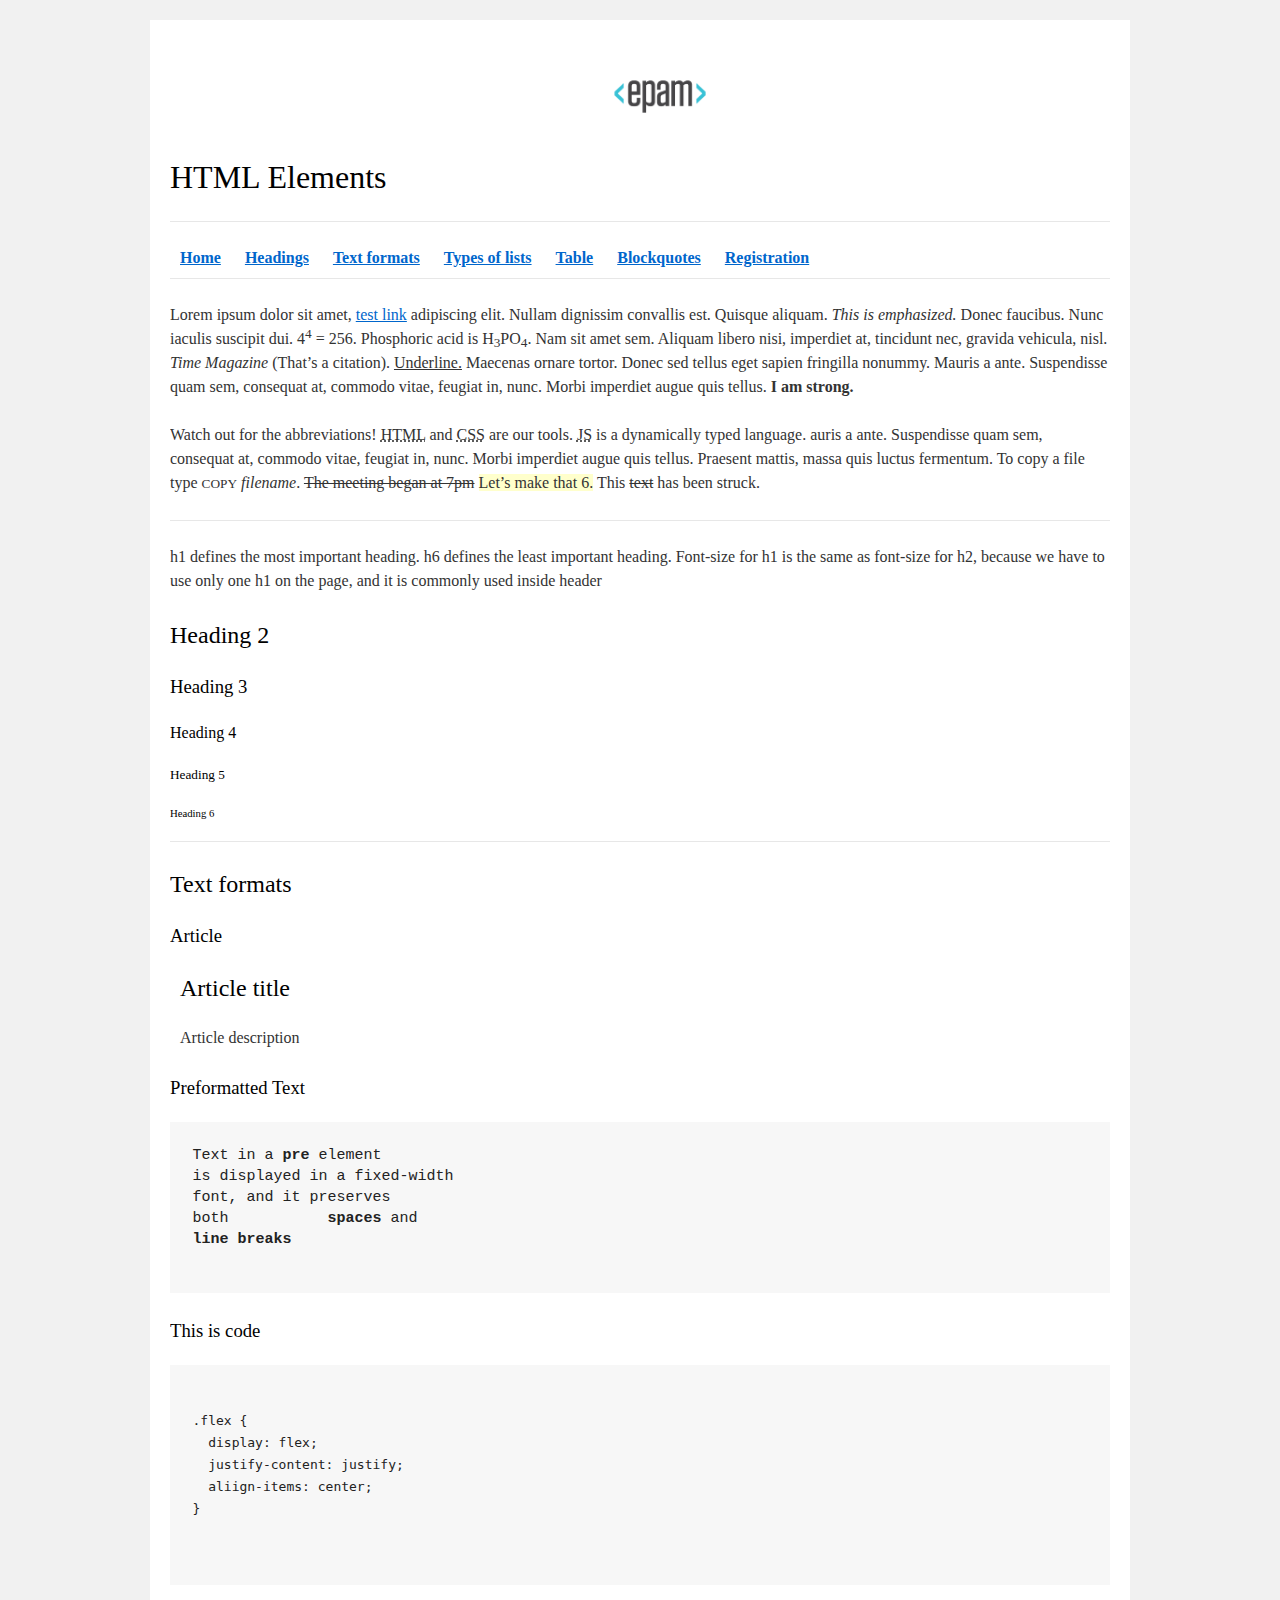
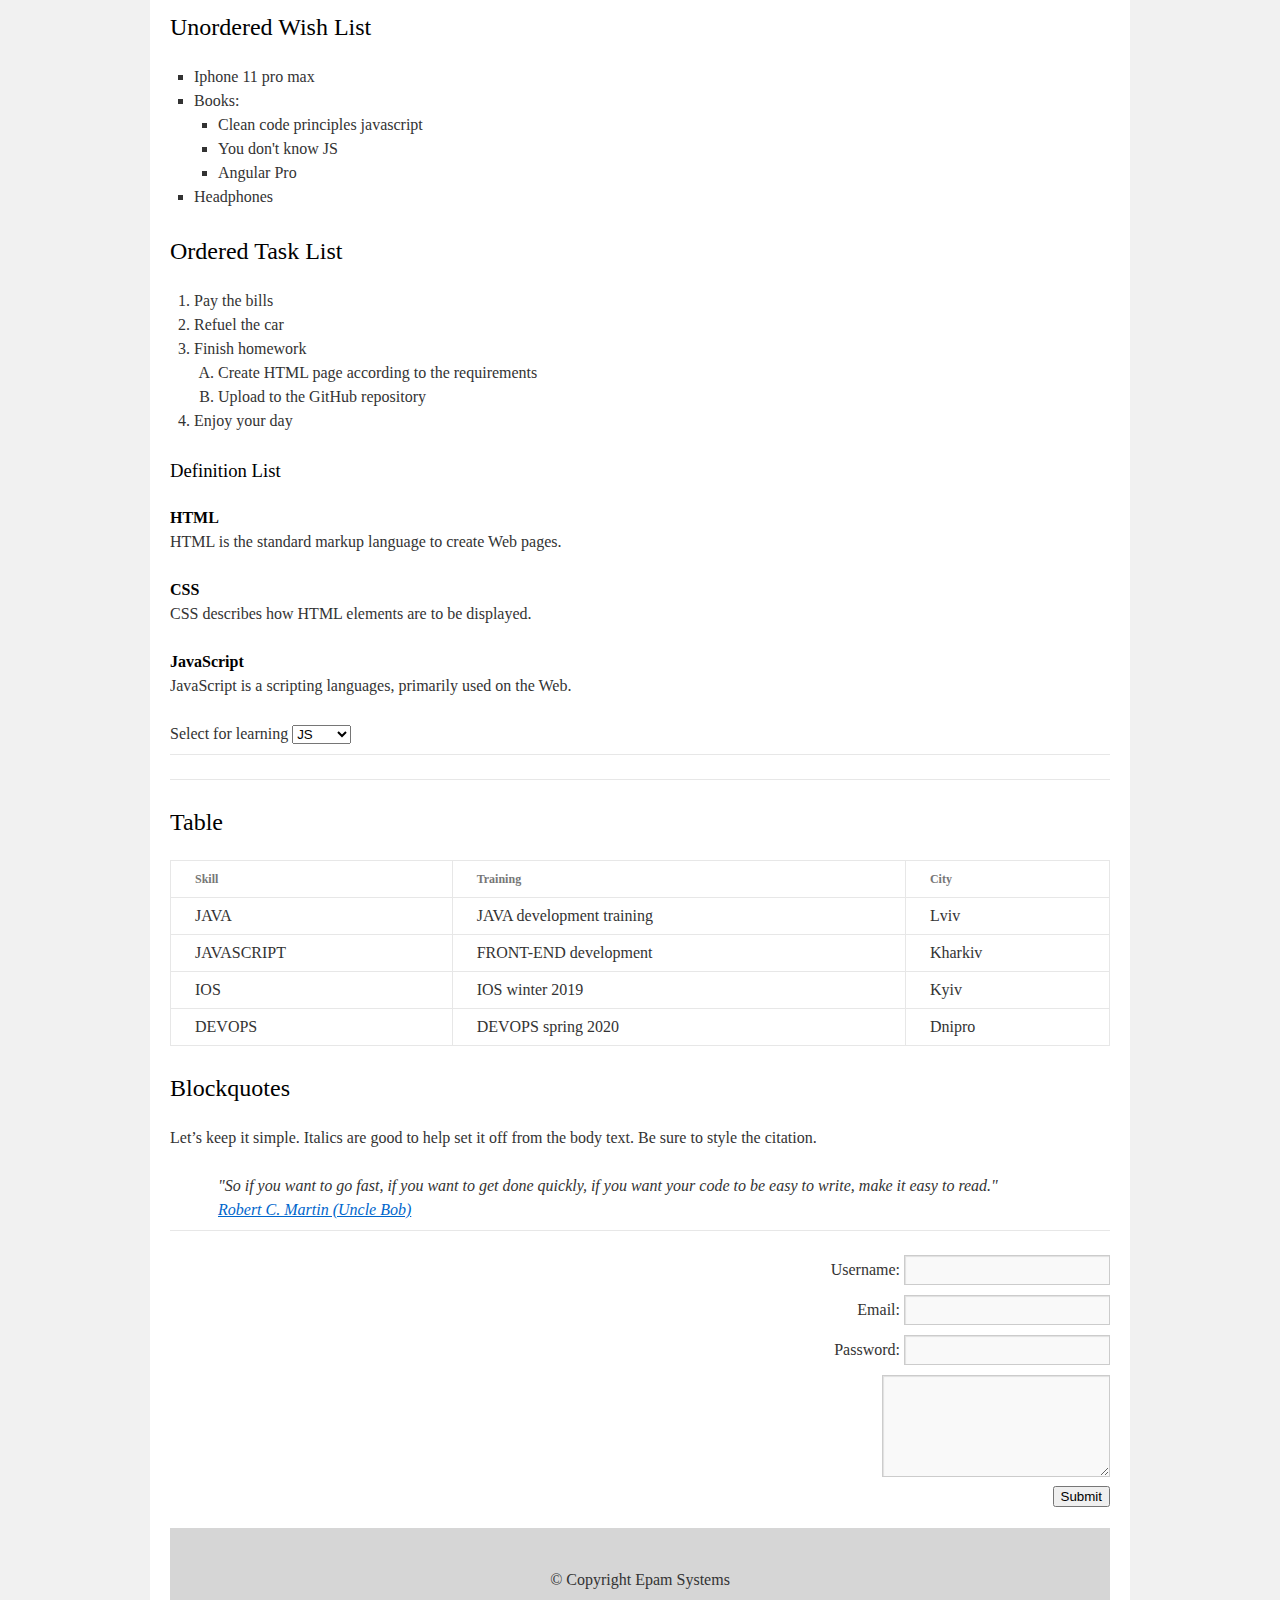
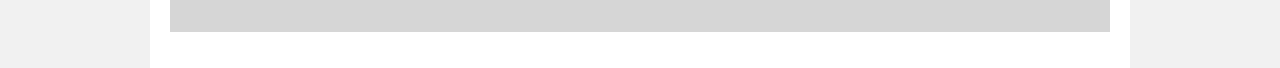
<file: FL12_HW1/homework/index.html>
<!DOCTYPE html>
<html lang="en">

<head>
    <meta charset="utf-8">
    <title>HTML Basics</title>
    <link rel="stylesheet" href="style.css">
</head>

<body>
    <div id="wrapper">
        <div id="main">
            <div id="container">
                <div id="content" role="main">
                    <header id="home">
                        <img src="logo.png" alt="logo">
                        <h1>HTML Elements</h1>
                        <hr>
                        <nav>
                            <a href="#home"><b>Home</b></a>
                            <a href="#headings"><b>Headings</b></a>
                            <a href="#text_formats"><b>Text formats</b></a>
                            <a href="#types_of_lists"><b>Types of lists</b></a>
                            <a href="#tables"><b>Table</b></a>
                            <a href="#blockquotes"><b>Blockquotes</b></a>
                            <a href="#registration"><b>Registration</b></a>
                        </nav>
                    </header>
                    <hr>
                    <main>
                        <p>Lorem ipsum dolor sit amet,
                            <a href="#">test link</a> adipiscing elit. Nullam dignissim convallis est. Quisque aliquam.
                            <em>This is emphasized.</em> Donec faucibus. Nunc iaculis suscipit dui. 4<sup>4</sup> = 256. Phosphoric acid is H<sub>3</sub>PO<sub>4</sub>. Nam sit amet sem. Aliquam libero nisi, imperdiet at, tincidunt nec, gravida vehicula, nisl.
                            <cite>Time Magazine</cite> (That’s a citation).
                            <u>Underline.</u> Maecenas ornare tortor. Donec sed tellus eget sapien fringilla nonummy. Mauris a ante. Suspendisse quam sem, consequat at, commodo vitae, feugiat in, nunc. Morbi imperdiet augue quis tellus.
                            <strong>I am strong.</strong></p>
                        <p>Watch out for the abbreviations!
                            <abbr title="Hyper Text Markup Language">HTML</abbr> and
                            <abbr title="Cascading Style Sheets">CSS</abbr> are our tools.
                            <abbr title="JavaScript">JS</abbr> is a dynamically typed language. auris a ante. Suspendisse quam sem, consequat at, commodo vitae, feugiat in, nunc. Morbi imperdiet augue quis tellus. Praesent mattis, massa quis luctus fermentum. To copy a file type
                            <small>COPY</small>
                            <i>filename</i>.
                            <del>The meeting began at 7pm</del>
                            <ins>Let’s make that 6.</ins> This <s>text</s> has been struck.</p>
                        <hr>
                        <section id="headings">
                            <p>h1 defines the most important heading. h6 defines the least important heading. Font-size for h1 is the same as font-size for h2, because we have to use only one h1 on the page, and it is commonly used inside header</p>
                            <h2>Heading 2</h2>
                            <h3>Heading 3</h3>
                            <h4>Heading 4</h4>
                            <h5>Heading 5</h5>
                            <h6>Heading 6</h6>
                        </section>
                        <hr>
                        <section id="text_formats">
                            <h2>Text formats</h2>
                            <h3>Article</h3>
                            <article>
                                <h2>Article title</h2>
                                <p>Article description</p>
                            </article>
                            <h3>Preformatted Text</h3>
                            <pre>
Text in a <b>pre</b> element
is displayed in a fixed-width
font, and it preserves
both           <b>spaces</b> and
<b>line breaks</b>
		</pre>
                            <h3>This is code</h3>
                            <pre>
		<code>
.flex {
  display: flex;
  justify-content: justify;
  aliign-items: center;
}
		</code>
			</pre>
                        </section>
                        <section id="types_of_lists">
                            <h2>Unordered Wish List</h2>
                            <ul>
                                <li>Iphone 11 pro max</li>
                                <li>Books:
                                    <ul>
                                        <li>Clean code principles javascript</li>
                                        <li>You don't know JS</li>
                                        <li>Angular Pro</li>
                                    </ul>
                                </li>
                                <li>Headphones</li>
                            </ul>
                            <h2>Ordered Task List</h2>
                            <ol>
                                <li>Pay the bills</li>
                                <li>Refuel the car</li>
                                <li>Finish homework
                                    <ol>
                                        <li>Create HTML page according to the requirements</li>
                                        <li>Upload to the GitHub repository</li>
                                    </ol>
                                </li>
                                <li>Enjoy your day</li>
                            </ol>
                            <h3>Definition List</h3>
                            <dl><dt>HTML</dt>
                                <dd>HTML is the standard markup language to create Web pages.</dd>
                                <dt>CSS</dt>
                                <dd>CSS describes how HTML elements are to be displayed.</dd>
                                <dt>JavaScript</dt>
                                <dd>JavaScript is a scripting languages, primarily used on the Web.</dd>
                            </dl>
                            Select for learning
                            <select name="types">
                                <option value="js">JS</option>
                                <option value="html">HTML</option>
                                <option value="css">CSS</option>
                            </select>
                        </section>
                        <hr>
                        <hr>
                        <section id="tables">
                            <h2>Table</h2>
                            <table>
                                <thead>
                                    <tr>
                                        <th>Skill</th>
                                        <th>Training</th>
                                        <th>City</th>
                                    </tr>
                                </thead>
                                <tbody>
                                    <tr>
                                        <td>JAVA</td>
                                        <td>JAVA development training</td>
                                        <td>Lviv</td>
                                    </tr>
                                    <tr>
                                        <td>JAVASCRIPT</td>
                                        <td>FRONT-END development</td>
                                        <td>Kharkiv</td>
                                    </tr>
                                    <tr>
                                        <td>IOS</td>
                                        <td>IOS winter 2019</td>
                                        <td>Kyiv</td>
                                    </tr>
                                    <tr>
                                        <td>DEVOPS</td>
                                        <td>DEVOPS spring 2020</td>
                                        <td>Dnipro</td>
                                    </tr>
                                </tbody>
                            </table>
                        </section>
                        <section id="blockquotes">
                            <h2>Blockquotes</h2>
                            <p>Let’s keep it simple. Italics are good to help set it off from the body text. Be sure to style the citation.</p>
                            <blockquote cite="#">
                                "So if you want to go fast, if you want to get done quickly, if you want your code to be easy to write, make it easy to read."
                                <br>
                                <a href="#">Robert C. Martin (Uncle Bob)</a>
                            </blockquote>
                        </section>
                        <hr>
                        <form action="#" method="post" id="registration">
                            <label for="username">Username:
                                <input type="text" name="username" id="username">
                            </label>
                            <br>
                            <label for="mail">Email:
                                <input type="email" name="mail" id="mail">
                            </label>
                            <br>
                            <label for="pass">Password:
                                <input type="password" name="pass" id="pass">
                            </label>
                            <br>
                            <textarea cols="23" rows="4"></textarea>
                            <br>
                            <button type="submit" name="submit">Submit</button>
                        </form>
                    </main>
                    <footer>&copy; Copyright Epam Systems</footer>
                </div>
            </div>
        </div>
    </div>
</body>

</html>
</file>
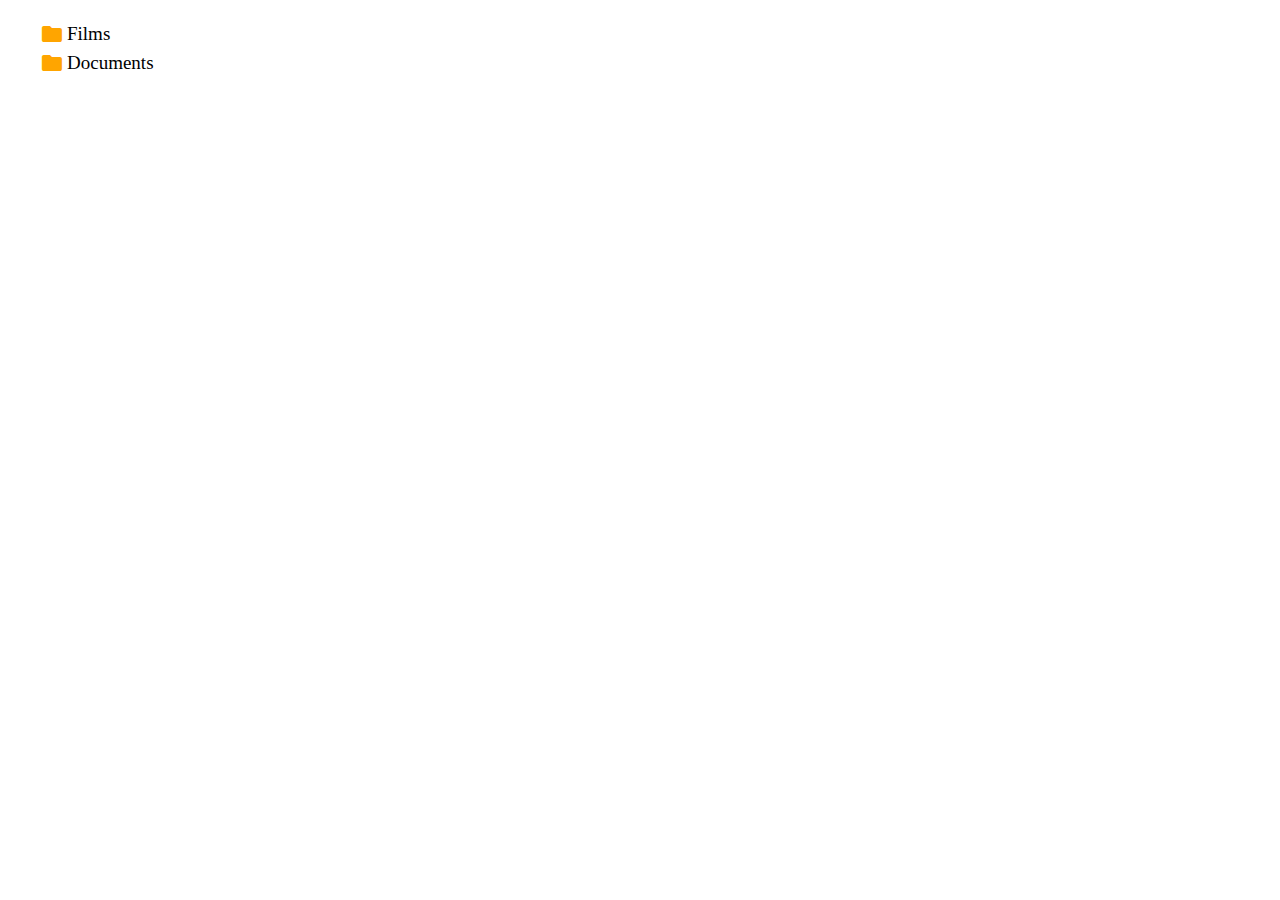
<file: FL12_HW11/homework/index.html>
<!-- DO NOT MODIFY THIS FILE -->
<!DOCTYPE html>
<html lang="en">
<head>
  <meta charset="UTF-8">
  <title>Homework 11 - DOM</title>
  <link rel="stylesheet" href="material-icons/material-icons.css">
  <link rel="stylesheet" href="styles.css">
</head>
<body>
  <div id="root"></div>
  <script src="app.js"></script>
</body>
</html>
</file>
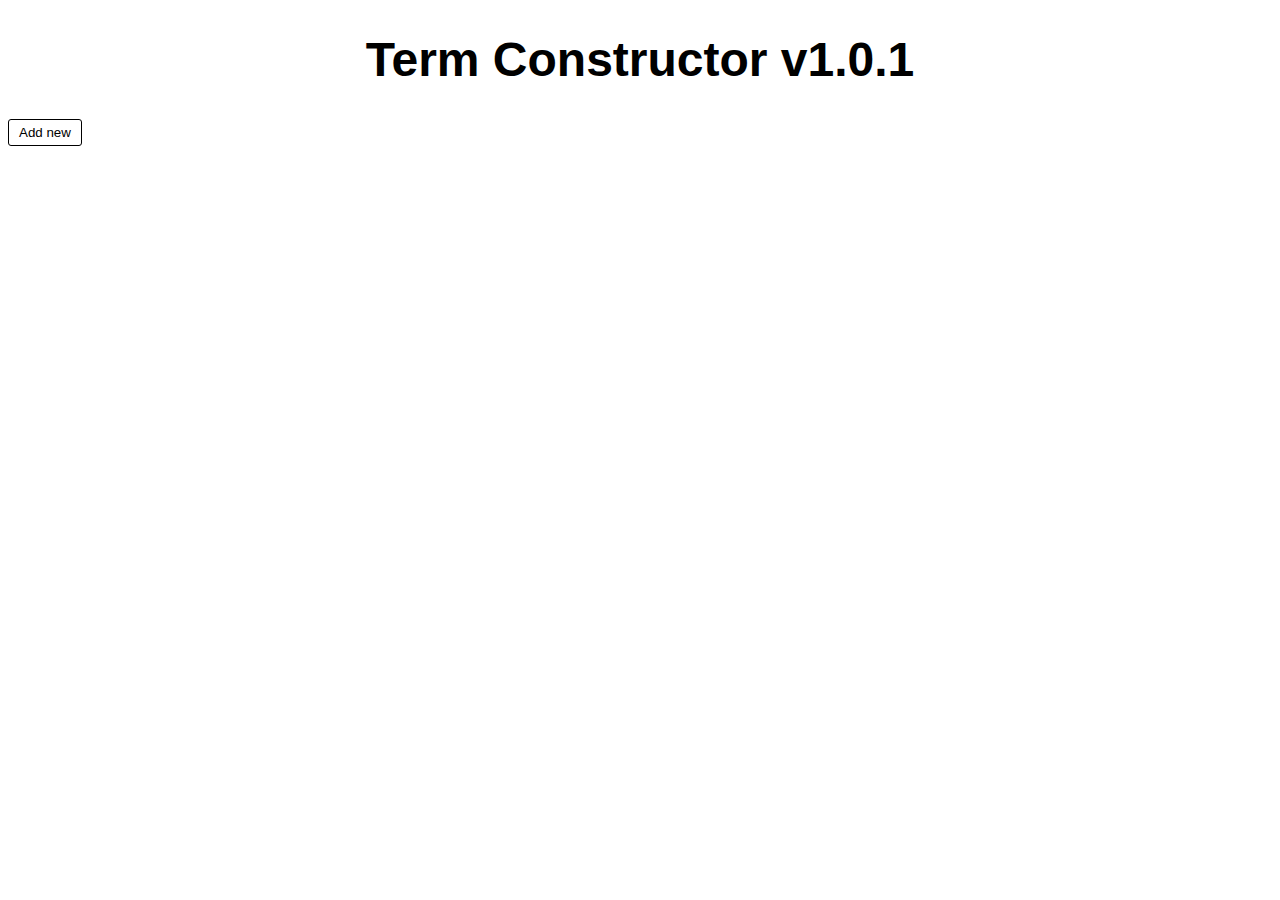
<file: FL12_HW12/homework/index.html>
<!DOCTYPE html>
<html lang="en">
  <head>
    <meta charset="UTF-8" />
    <title>Homework 12 - Simple TODO List</title>
    <link rel="stylesheet" href="./assets/styles.css" />
  </head>
  <body>
    <div id="root"></div>

    <script src="./src/app.js"></script>
  </body>
</html>
</file>
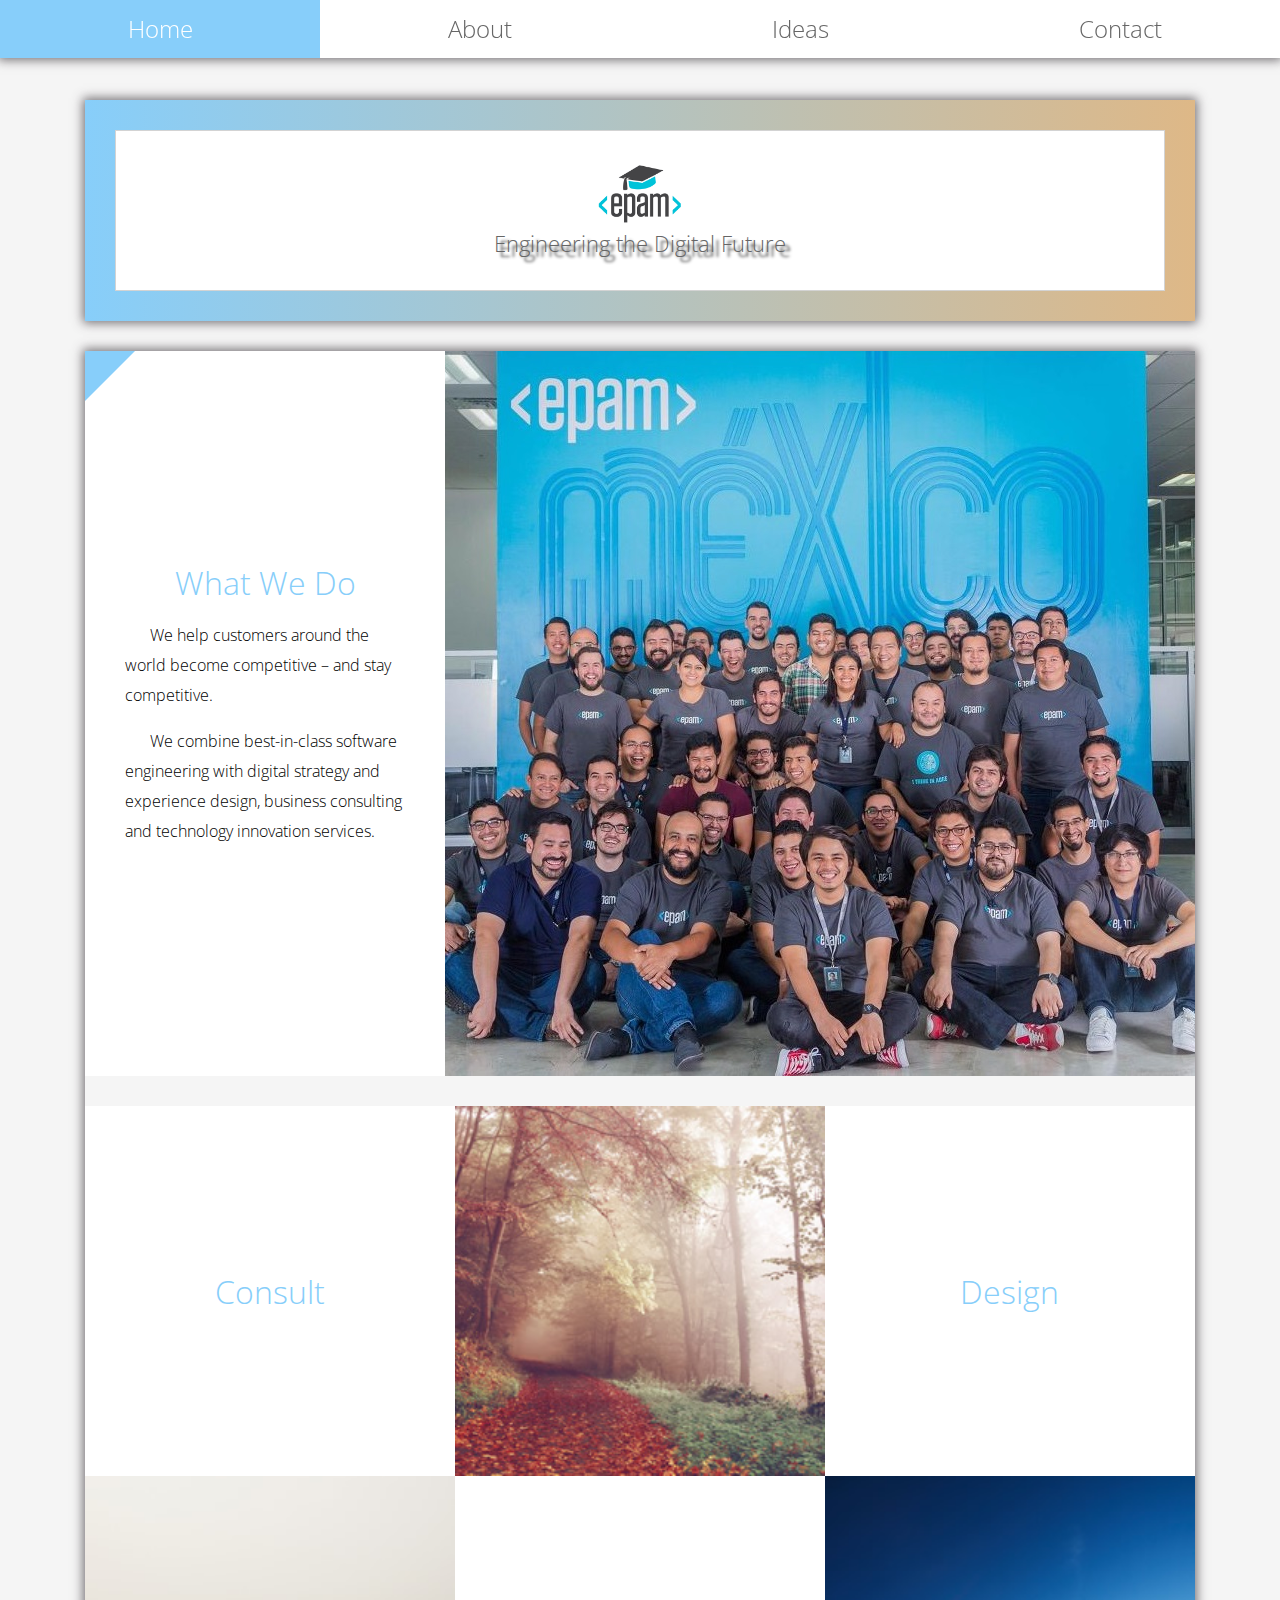
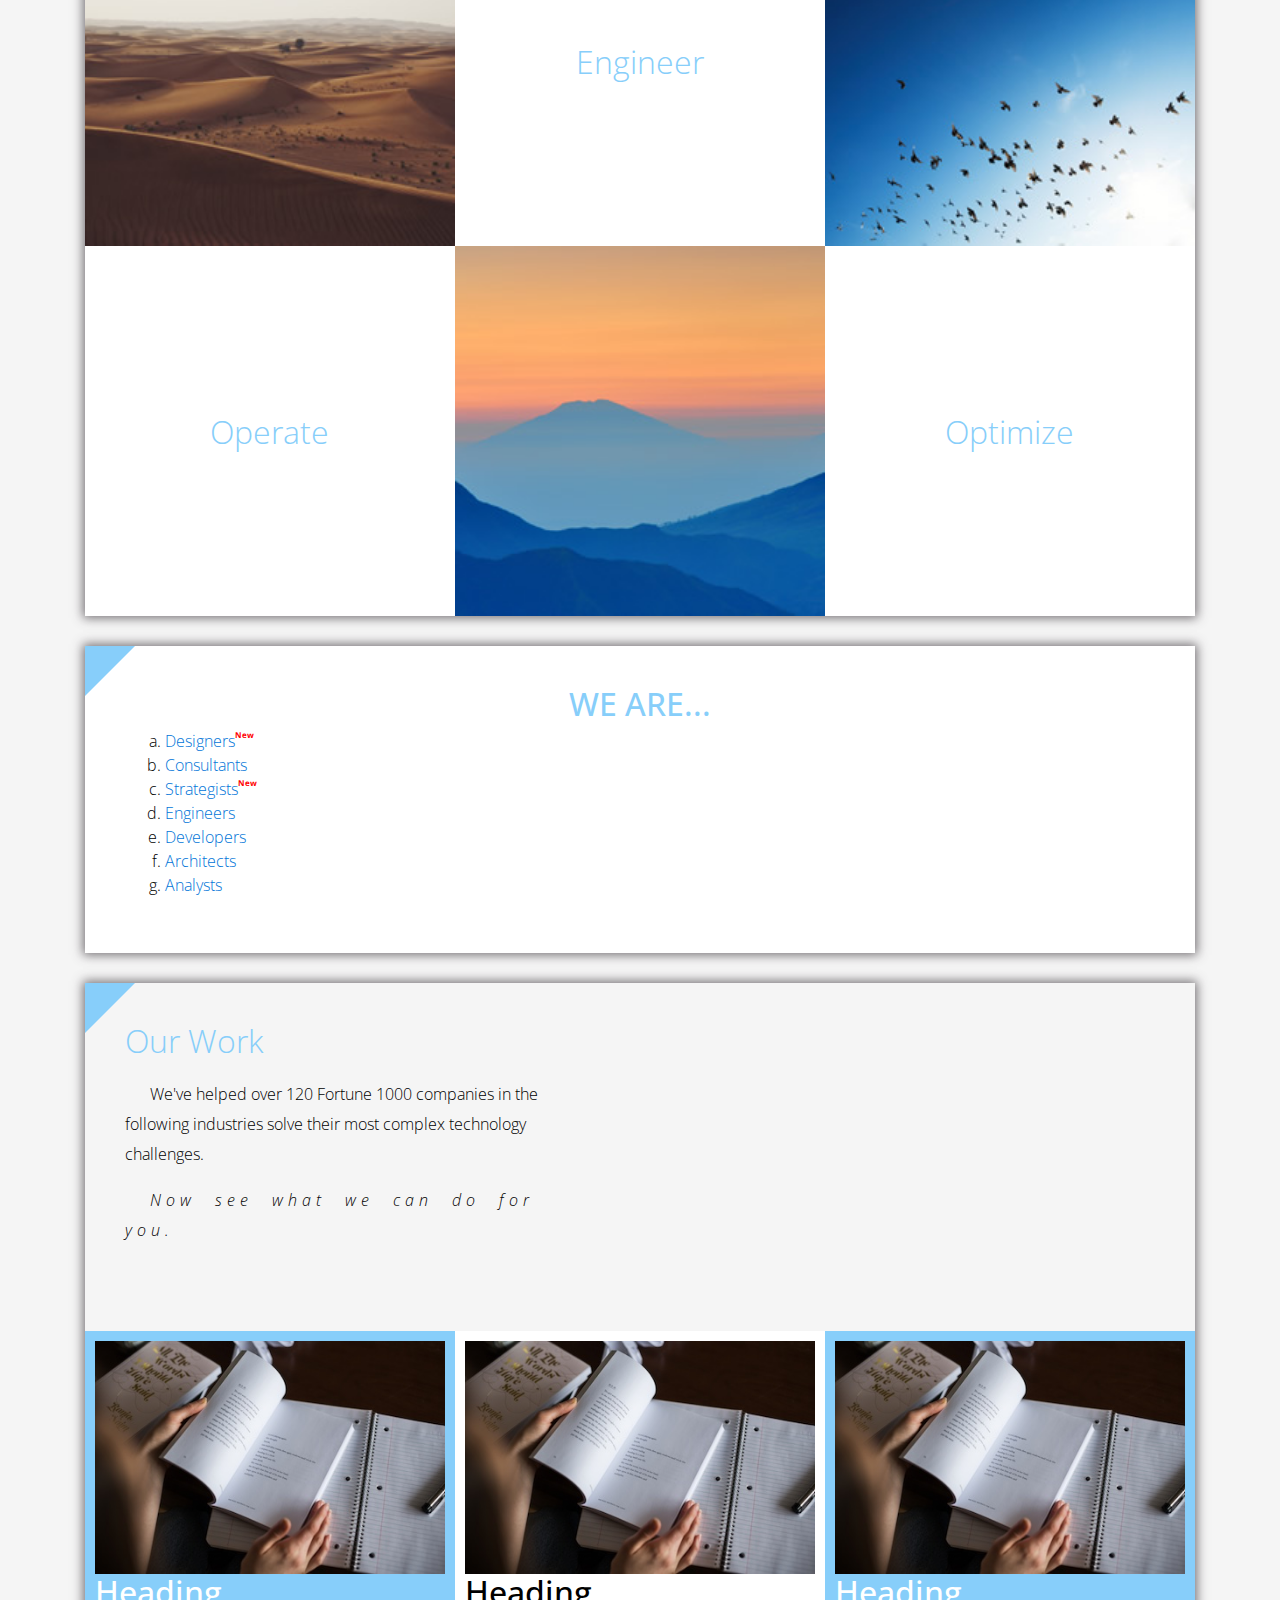
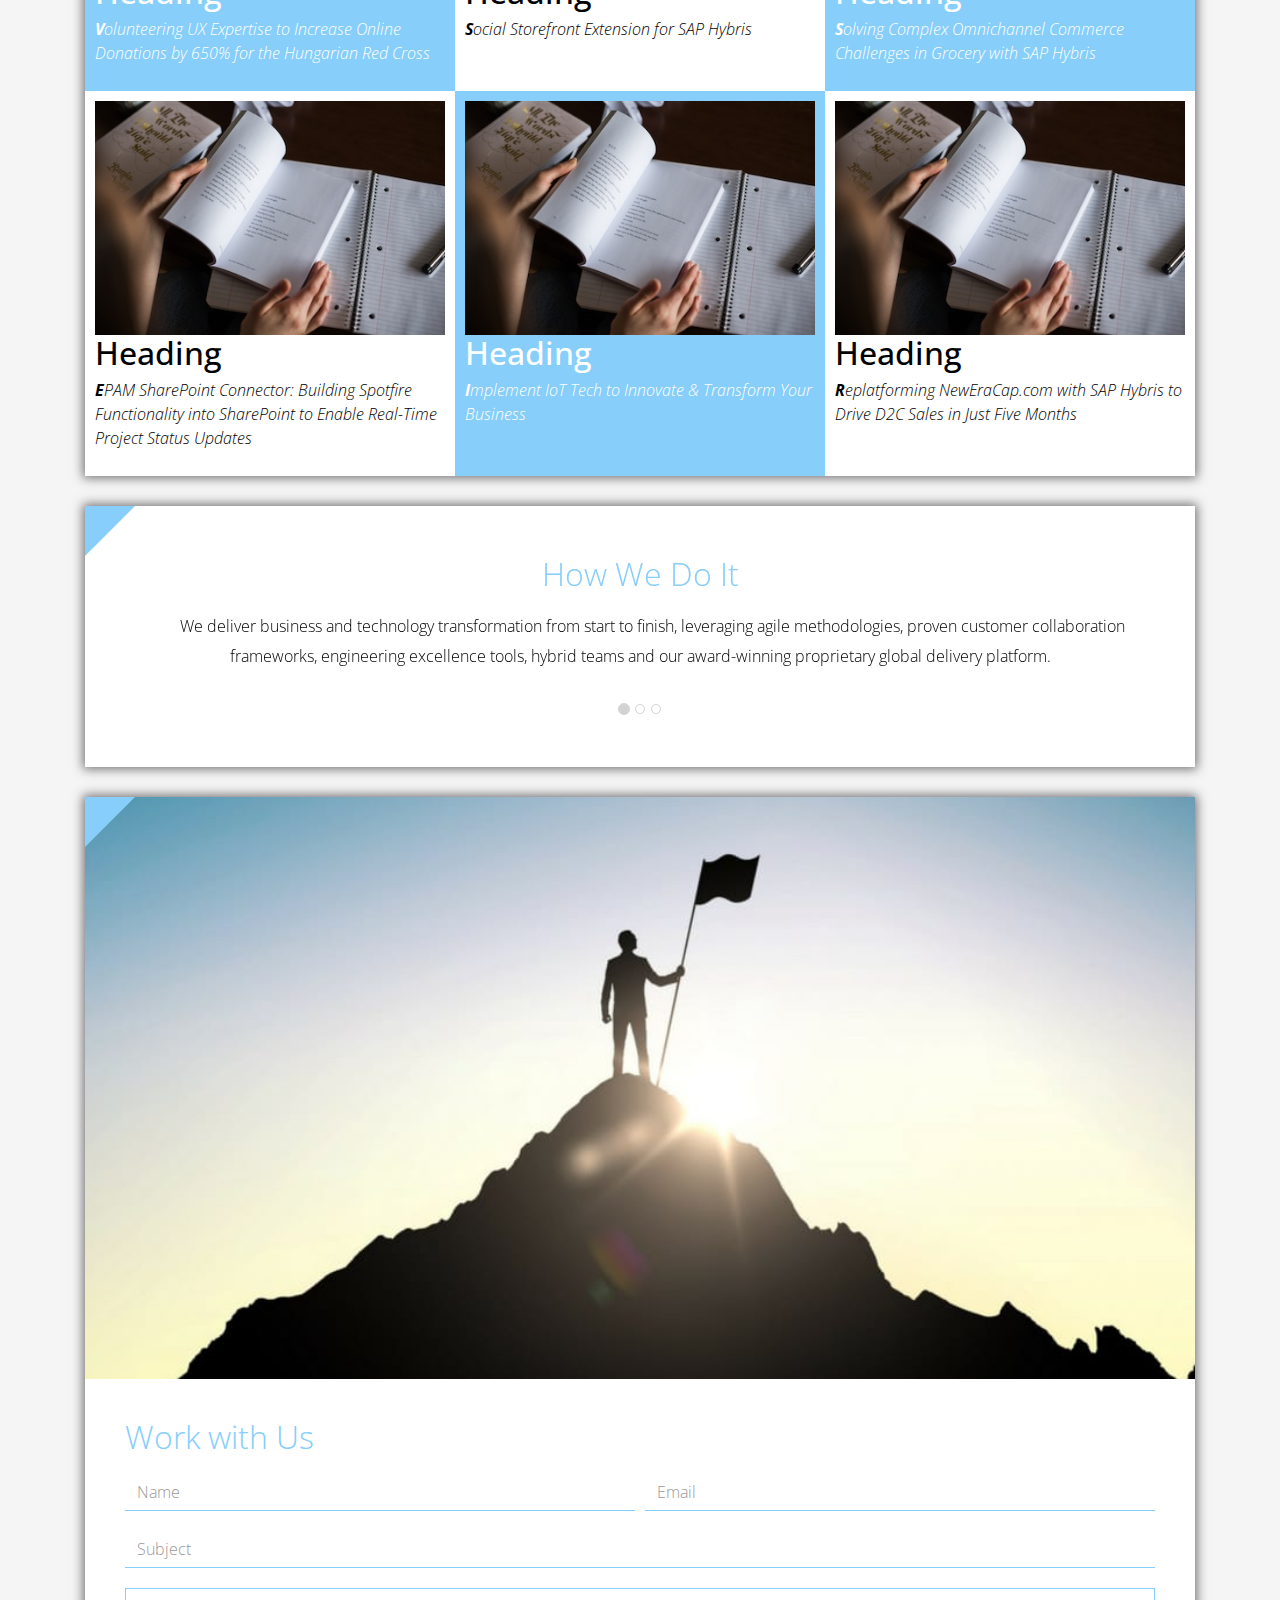
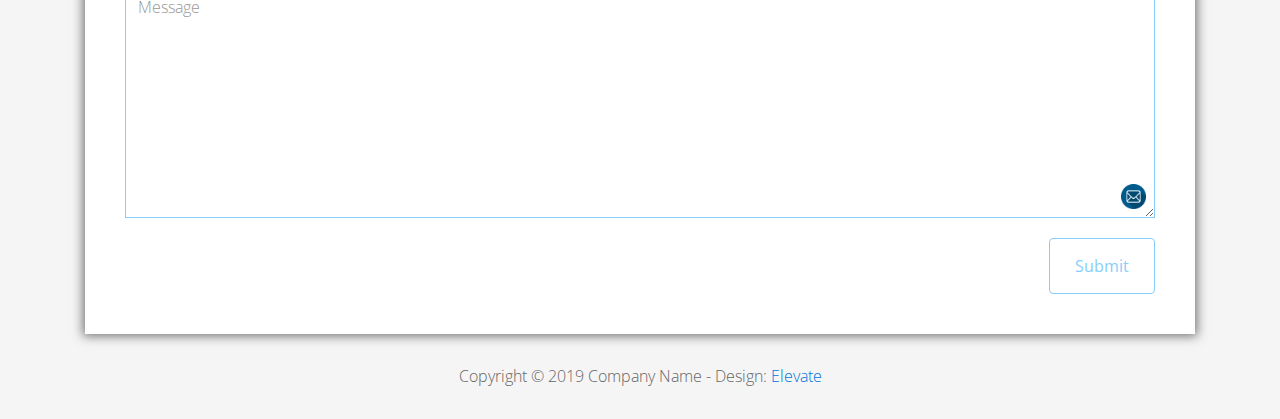
<file: FL12_HW2/homework/index.html>
<!DOCTYPE html>
<html lang="en">
<head>
  <meta charset="utf-8">
  <meta http-equiv="X-UA-Compatible" content="IE=edge">
  <meta name="viewport" content="width=device-width, initial-scale=1">

  <title>CSS Basics HW</title>



  <!-- load stylesheets -->
  <link rel="stylesheet" href="http://fonts.googleapis.com/css?family=Open+Sans:300,400">
  <!-- Google web font "Open Sans" -->
  <link rel="stylesheet" href="css/bootstrap.min.css">
  <!-- Bootstrap style -->
  <link rel="stylesheet" href="css/general.css">
  <link rel="stylesheet" href="css/style.css">
  <!-- Templatemo style -->
</head>

<body>
<div class="container">

  <div class="tm-sidebar">
    <nav class="tm-main-nav">
      <ul>
        <li class="tm-nav-item"><a href="#home" class="tm-nav-item-link">Home</a></li>
        <li class="tm-nav-item"><a href="#about" class="tm-nav-item-link">About</a></li>
        <li class="tm-nav-item"><a href="#ideas" class="tm-nav-item-link">Ideas</a></li>
        <li class="tm-nav-item"><a href="#contact" class="tm-nav-item-link">Contact</a></li>
      </ul>
    </nav>
  </div>

  <div class="tm-main-content">

    <div id="home" class="tm-content-box tm-content-header margin-b-10">
      <div class="tm-banner">
        <div class="tm-banner-inner">
          <img src="img/epam_logo.png" width="100" alt="">
          <p class="tm-banner-text">Engineering the Digital Future</p>
        </div>
      </div>
    </div>

    <section>
      <div class="tm-content-box flex-2-col">

        <div class="padding-medium flex-item tm-team-description-container flex-item">
          <h2 class="tm-section-title">What We Do</h2>
          <p class="tm-section-description">We help customers around the world become competitive – and stay competitive.</p>
          <p class="tm-section-description"> We combine best-in-class software engineering with digital strategy and experience design, business consulting and technology innovation services.</p>
        </div>
        <div class="flex-item tm-team-img">
          <img src="img/epam-mexico.jpg" alt="epam-mexico">
        </div>

      </div>

      <div id="about" class="tm-content-box">

        <ul class="boxes gallery-container">
          <li class="box box-bg">
            <h2 class="tm-section-title tm-section-title-box tm-box-bg-title">Consult</h2>
          </li>
          <li class="box">
            <a href="img/idea-large-01.jpg">
              <img src="img/idea-01.jpg" alt="Image" class="img-fluid thumbnail box-img">
            </a>
          </li>
          <li class="box box-bg">
            <h2 class="tm-section-title tm-section-title-box tm-box-bg-title">Design</h2>
          </li>
          <li class="box">
            <a href="img/idea-large-02.jpg">
              <img src="img/idea-02.jpg" alt="Image" class="img-fluid thumbnail box-img">
            </a>
          </li>
          <li class="box box-bg">
            <h2 class="tm-section-title tm-section-title-box tm-box-bg-title">Engineer</h2>
          </li>
          <li class="box">
            <a href="img/idea-large-03.jpg">
              <img src="img/idea-03.jpg" alt="Image" class="img-fluid thumbnail box-img">
            </a>
          </li>
          <li class="box box-bg">
            <h2 class="tm-section-title tm-section-title-box tm-box-bg-title">Operate</h2>
          </li>
          <li class="box">
            <a href="img/idea-large-04.jpg">
              <img src="img/idea-04.jpg" alt="Image" class="img-fluid thumbnail box-img">
            </a>
          </li>
          <li class="box box-bg">
            <h2 class="tm-section-title tm-section-title-box tm-box-bg-title">Optimize</h2>
          </li>
        </ul>

      </div>

    </section>

    <!-- slider -->
    <section class="heading tm-content-box">
      <div class="padding-medium">
        <h2> WE ARE...</h2>
        <ol>
          <li><a href="index.html" class="text">Designers</a></li>
          <li><a href="index.html">Consultants</a></li>
          <li><a href="#" class="text">Strategists</a></li>
          <li><a href="#">Engineers</a></li>
          <li><a href="#">Developers</a></li>
          <li><a href="#">Architects</a></li>
          <li><a href="#">Analysts</a></li>
        </ol>
      </div>
    </section>

    <section class="blocks">
      <div class="padding-medium flex-item tm-team-description-container">
        <h2 class="tm-section-title">Our Work</h2>
        <p class="tm-section-description">We've helped over 120 Fortune 1000 companies in the following industries solve their most complex technology challenges. </p>
        <p class="tm-section-description"> Now see what we can do for you.</p>
      </div>
      <div class="tm-content-box flex-2-col">
      </div>
      <div  class="tm-content-box">
        <ul class="boxes gallery-container">
          <li class="box box-work">
            <img src="img/study.jpeg" alt="Image" class="img-fluid">
            <div>
              <h2>Heading</h2>
              <p>Volunteering UX Expertise to Increase Online Donations by 650% for the Hungarian Red Cross</p>
            </div>
          </li>
          <li class="box box-work">
            <img src="img/study.jpeg" alt="Image" class="img-fluid">
            <div>
              <h2>Heading</h2>
              <p>Social Storefront Extension for SAP Hybris</p>
            </div>
          </li>
          <li class="box box-work">
            <img src="img/study.jpeg" alt="Image" class="img-fluid">
            <div>
              <h2>Heading</h2>
              <p>Solving Complex Omnichannel Commerce Challenges in Grocery with SAP Hybris</p>
            </div>
          </li>
          <li class="box box-work">
            <img src="img/study.jpeg" alt="Image" class="img-fluid">
            <div>
              <h2>Heading</h2>
              <p>EPAM SharePoint Connector: Building Spotfire Functionality into SharePoint to Enable Real-Time Project Status Updates</p>
            </div>
          </li>
          <li class="box box-work">
            <img src="img/study.jpeg" alt="Image" class="img-fluid">
            <div>
              <h2>Heading</h2>
              <p>Implement IoT Tech to Innovate &amp; Transform Your Business</p>
            </div>
          </li>
          <li class="box box-work">
            <img src="img/study.jpeg" alt="Image" class="img-fluid">
            <div>
              <h2>Heading</h2>
              <p>Replatforming NewEraCap.com with SAP Hybris to Drive D2C Sales in Just Five Months</p>
            </div>
          </li>
        </ul>

      </div>
    </section>

    <section id="ideas">
      <div id="tmCarousel" class="carousel slide tm-content-box" data-ride="carousel">

        <ol class="carousel-indicators">
          <li data-target="#tmCarousel" data-slide-to="0" class="active"></li>
          <li data-target="#tmCarousel" data-slide-to="1" class=""></li>
          <li data-target="#tmCarousel" data-slide-to="2" class=""></li>
        </ol>

        <div class="carousel-inner" role="listbox">

          <div class="carousel-item active">
            <div class="carousel-content">
              <div class="flex-item">
                <h2 class="tm-section-title">How We Do It</h2>
                <p class="tm-section-description carousel-description">We deliver business and technology transformation from start to finish, leveraging agile methodologies, proven customer collaboration frameworks, engineering excellence tools, hybrid teams and our award-winning proprietary global delivery platform.</p>
              </div>
            </div>
          </div>

          <div class="carousel-item">
            <div class="carousel-content">
              <div class="flex-item">
                <h2 class="tm-section-title">Our Clients</h2>
                <p class="tm-section-description carousel-description">Lorem ipsum dolor sit amet,
                  consectetur adipiscing elit. Quisque vel nisi pharetra nibh varius pharetra ac
                  sagittis nisi. Etiam pharetra vestibulum hendrerit. Pellentesque interdum metus
                  sed massa rutrum.</p>
              </div>
            </div>
          </div>

          <div class="carousel-item">
            <div class="carousel-content">
              <div class="flex-item">
                <h2 class="tm-section-title">Our Projects</h2>
                <p class="tm-section-description carousel-description">Donec ex libero, fringilla
                  vitae purus sit amet, rhoncus pharetra lorem. Pellentesque id sem id lacus
                  ultricies vehicula. Aliquam rutrum mi non. Pellentesque interdum metus sed massa
                  rutrum.</p>
              </div>
            </div>
          </div>

        </div>

      </div>
    </section>

    <section class="tm-content-box">
      <img src="img/contact-us.jpg" alt="Contact image" class="img-fluid img-contact-us">

      <div id="contact" class="padding-medium">
        <h2 class="tm-section-title">Work with Us</h2>
        <form action="#contact" method="get" class="contact-form">

          <div class="form-group col-xs-12 col-sm-12 col-md-6 col-lg-6 form-group-2-col-left">
            <input type="text" id="contact_name" name="contact_name" class="form-control"
                   placeholder="Name" required/>
          </div>
          <div class="form-group col-xs-12 col-sm-12 col-md-6 col-lg-6 form-group-2-col-right mandatory-field">
            <input type="email" id="contact_email" name="contact_email" class="form-control"
                   placeholder="Email" required/>
          </div>
          <div class="form-group">
            <input type="text" id="contact_subject" name="contact_subject" class="form-control"
                   placeholder="Subject" required/>
          </div>
          <div class="form-group">
            <textarea id="contact_message" name="contact_message" class="form-control" rows="9"
                      placeholder="Message" required></textarea>
          </div>

          <button type="submit" class="btn btn-primary submit-btn">Submit</button>

        </form>
      </div>
    </section>

    <footer class="tm-footer">
      <p class="text-xs-center">Copyright &copy; 2019 Company Name

        - Design: <a rel="nofollow" href="http://www.templatemo.com/tm-481-elevate"
                     target="_parent">Elevate</a></p>
    </footer>

  </div>

</div>

</body>
</html>
</file>
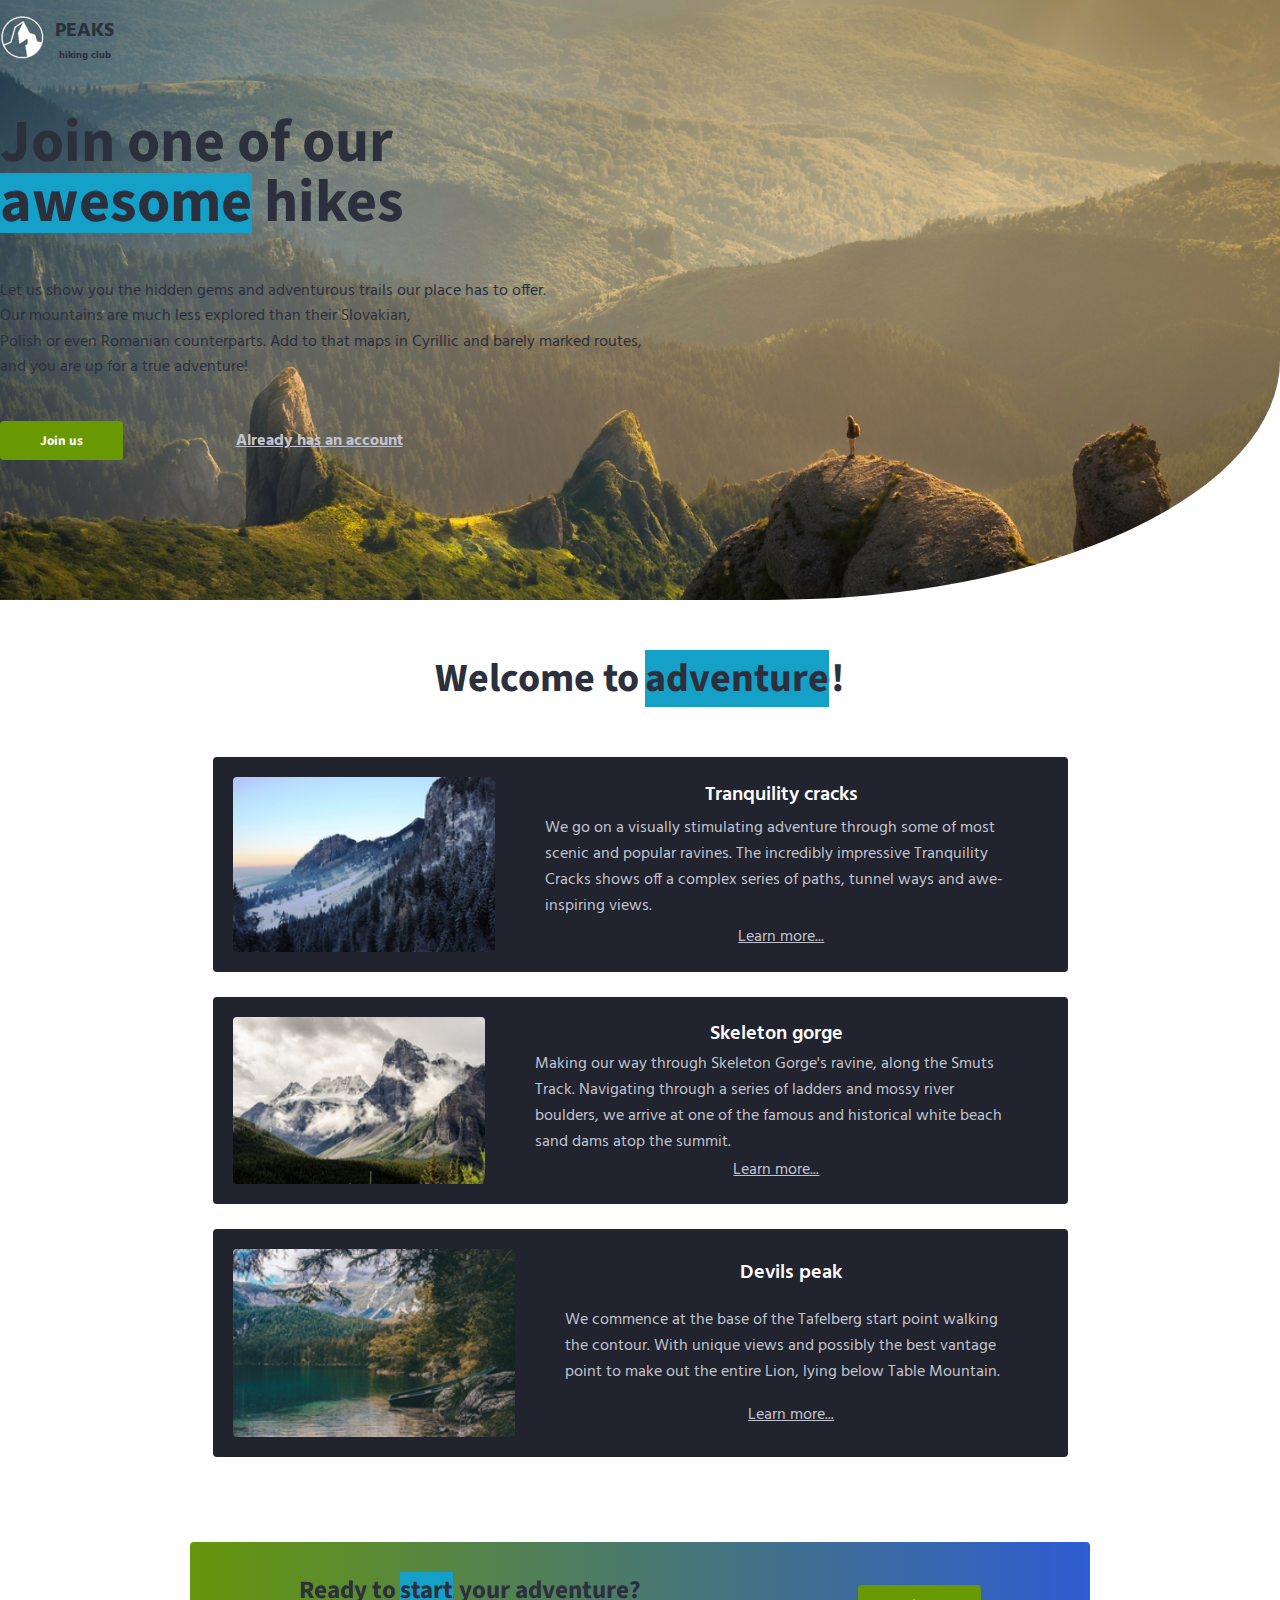
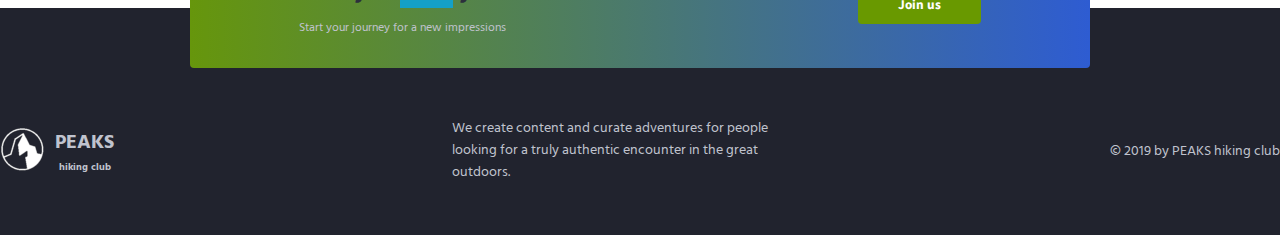
<file: FL12_HW3/homework/index.html>
<!DOCTYPE html>
<html lang="en">

<head>
    <meta charset="UTF-8">
    <meta name="viewport" content="width=device-width, initial-scale=1.0">
    <meta http-equiv="X-UA-Compatible" content="ie=edge">
    <link href="https://fonts.googleapis.com/css?family=Hind:400,600%7CSource+Sans+Pro:400,600,700%7CFresca"
          rel="stylesheet"/>

    <!-- Styles should be switched here: -->

    <link rel="stylesheet" type="text/css" href="css/style1.css">
    <!-- <link rel="stylesheet" type="text/css" href="css/style2.css"> -->

    <title>PEAKS hiking club</title>
</head>

<body>
<header class="header">
    <div class="header-wrap">
        <div class="landing-logo">
            <img src="img/m-logo.png" alt="logo"/>
            <p>PEAKS<span>hiking club</span></p>
        </div>
        <p class="header_heading">
            Join one of our awesome hikes
        </p>
        <p class="header_text">
            Let us show you the hidden gems and adventurous trails our place has to offer.
            Our mountains are much less explored than their Slovakian,
            Polish or even Romanian counterparts. Add to that maps in Cyrillic and barely marked routes,
            and you are up for a true adventure!
        </p>
        <div>
            <button class="header_button">Join us</button>
            <a href="#" class="login">Already has an account</a>
        </div>
    </div>
</header>
<main class="section">
    <p class="section_text">
        Welcome to adventure!
    </p>
    <div class="section_card_wrap">
        <div class="section_card">
            <img class="section_card_img"
                 src="img/m-1.jpg"
                 alt="experts"/>
            <div class="section_card_right_container">
                <p class="section_card_heading">
                    Tranquility cracks
                </p>
                <p class="section_card_text">
                    We go on a visually stimulating adventure through some of most scenic and popular ravines.
                    The incredibly impressive Tranquility Cracks shows off a complex series of paths, tunnel ways and
                    awe-inspiring views.
                </p>
                <a href="#" class="section_link">Learn more...</a>
            </div>
        </div>
        <div class="section_card">
            <img class="section_card_img"
                 src="img/m-2.jpg"
                 alt="content formats"/>
            <div class="section_card_right_container">
                <p class="section_card_heading">
                    Skeleton gorge
                </p>
                <p class="section_card_text">
                    Making our way through Skeleton Gorge's ravine, along the Smuts Track.
                    Navigating through a series of ladders and mossy river boulders, we arrive at one of the famous and
                    historical white beach sand dams atop the summit.
                </p>
                <a href="#" class="section_link">Learn more...</a>
            </div>
        </div>
        <div class="section_card">
            <img class="section_card_img"
                 src="img/m-3.jpg"
                 alt="certificate"/>
            <div class="section_card_right_container">
                <p class="section_card_heading">
                    Devils peak
                </p>
                <p class="section_card_text">
                    We commence at the base of the Tafelberg start point walking the contour.
                    With unique views and possibly the best vantage point to make out the entire Lion, lying below Table
                    Mountain.
                </p>
                <a href="#" class="section_link">Learn more...</a>
            </div>
        </div>
    </div>
    <div class="section_banner">
        <div class="section_banner_text_wrap">
            <p class="section_banner_heading">
                Ready to start your adventure?
            </p>
            <p class="section_banner_text">
                Start your journey for a new impressions
            </p>
        </div>
        <button class="section_banner_button">Join us</button>
    </div>
</main>
<footer class="footer">
    <div class="footer-wrap">
        <div class="footer_logo landing-logo">
            <img src="img/m-logo.png" alt="logo"/>
            <p>PEAKS<span>hiking club</span></p>
        </div>
        <p class="footer_text">
            We create content and curate adventures for people looking for a truly authentic encounter in the great
            outdoors.
        </p>
        <span class="footer-cr">
          &copy; 2019 by PEAKS hiking club
        </span>
    </div>
</footer>
</body>

</html>
</file>
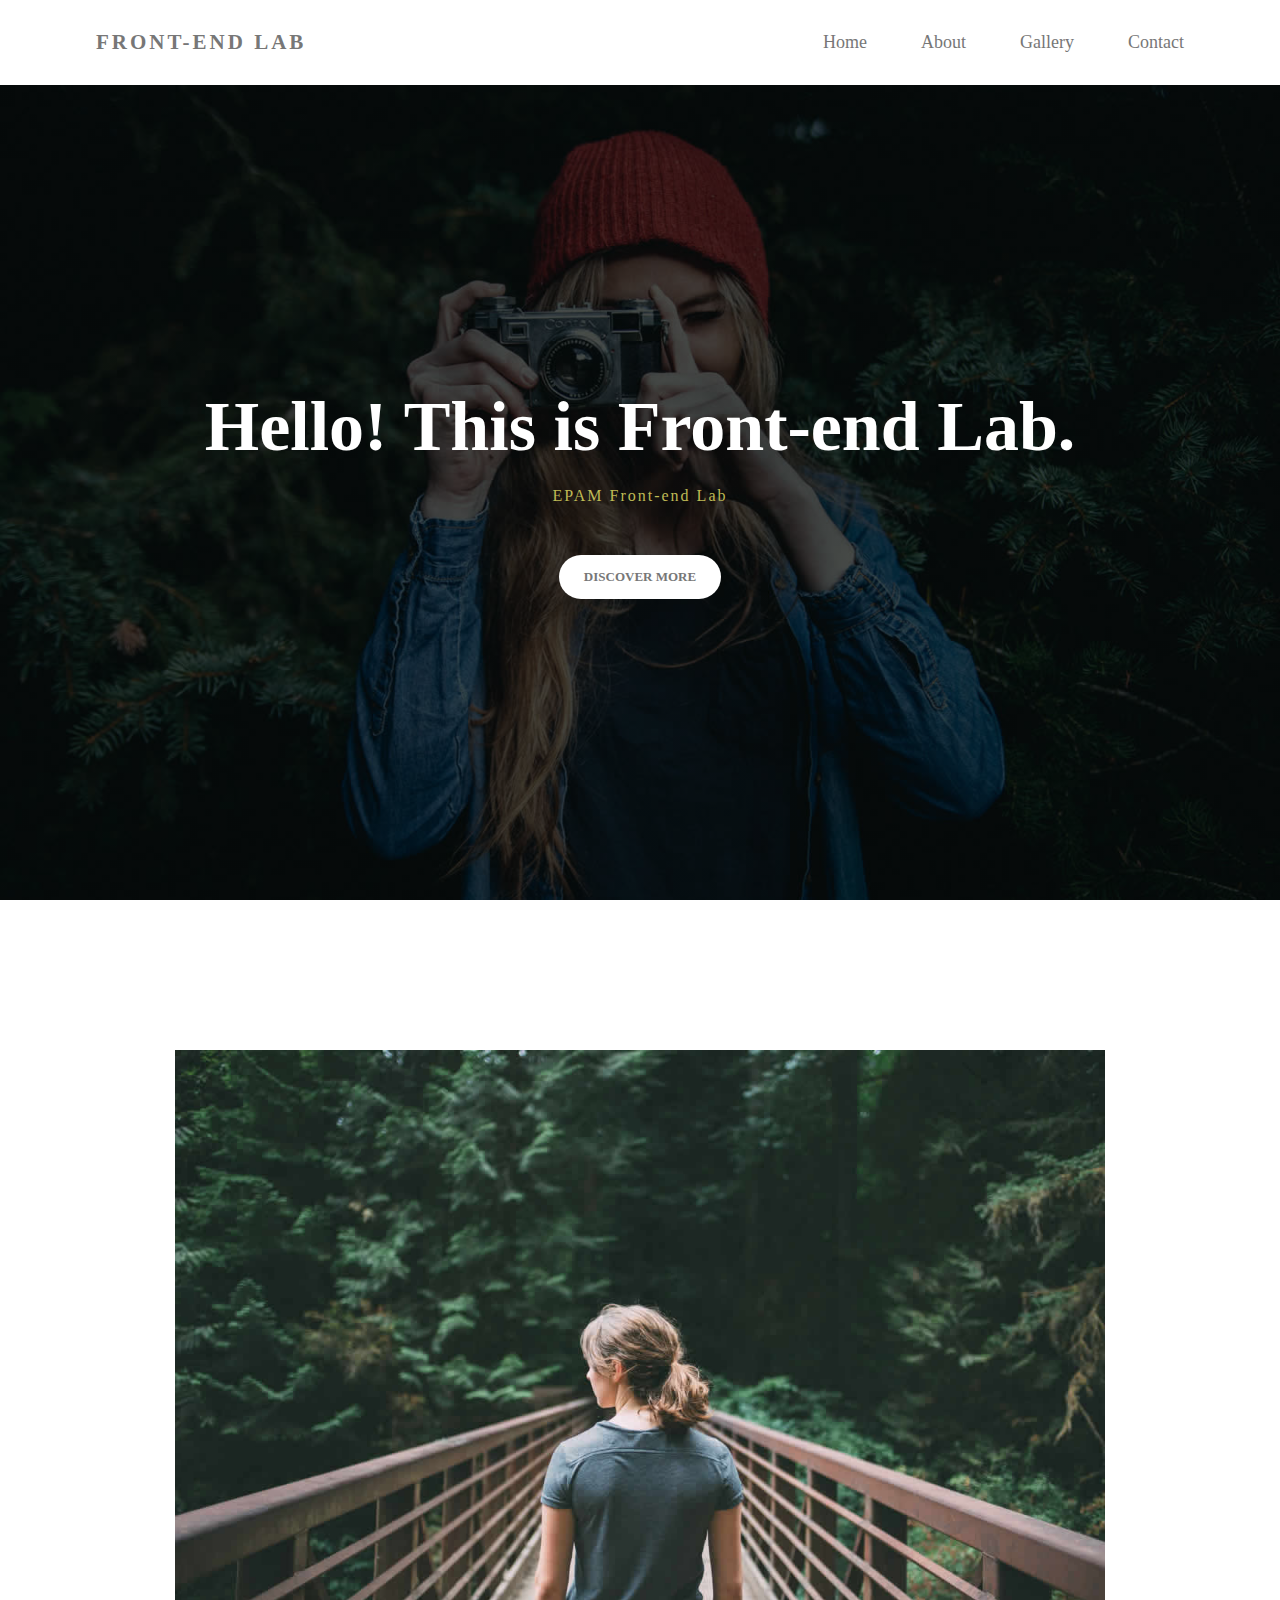
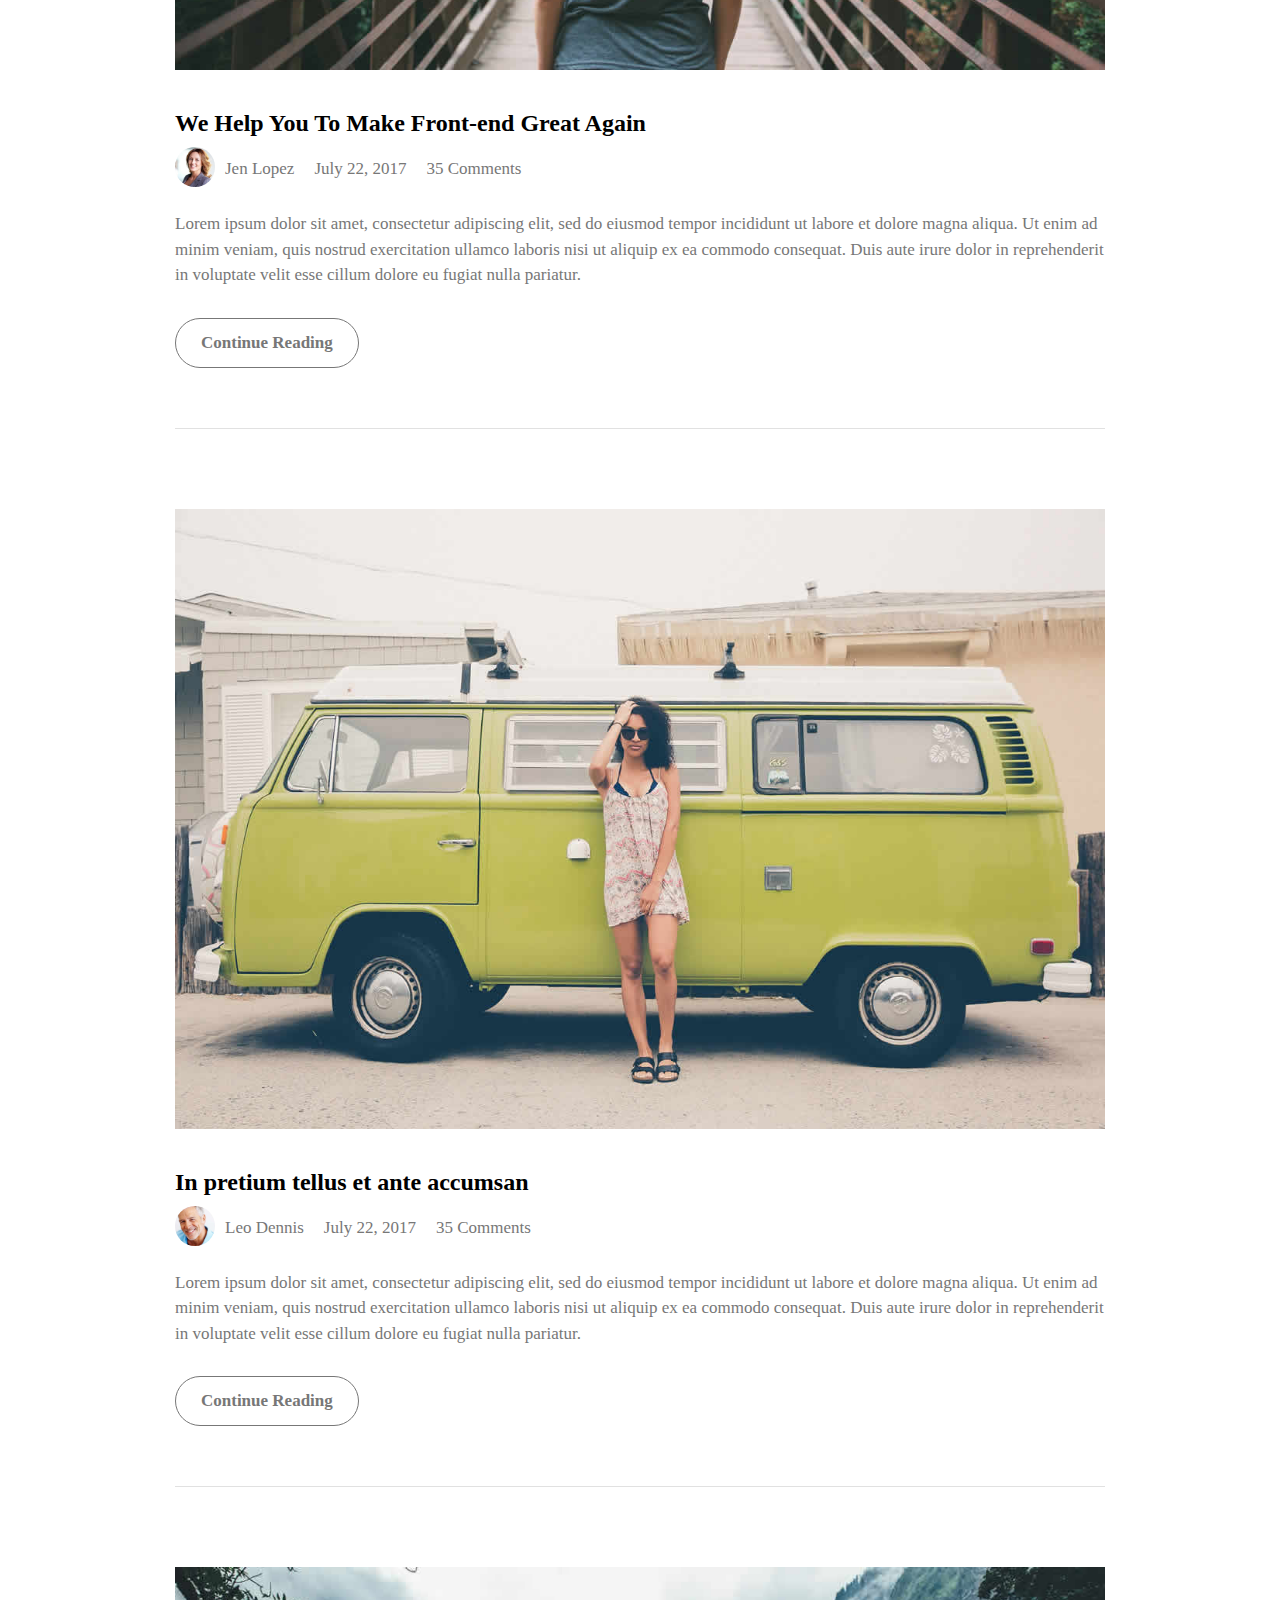
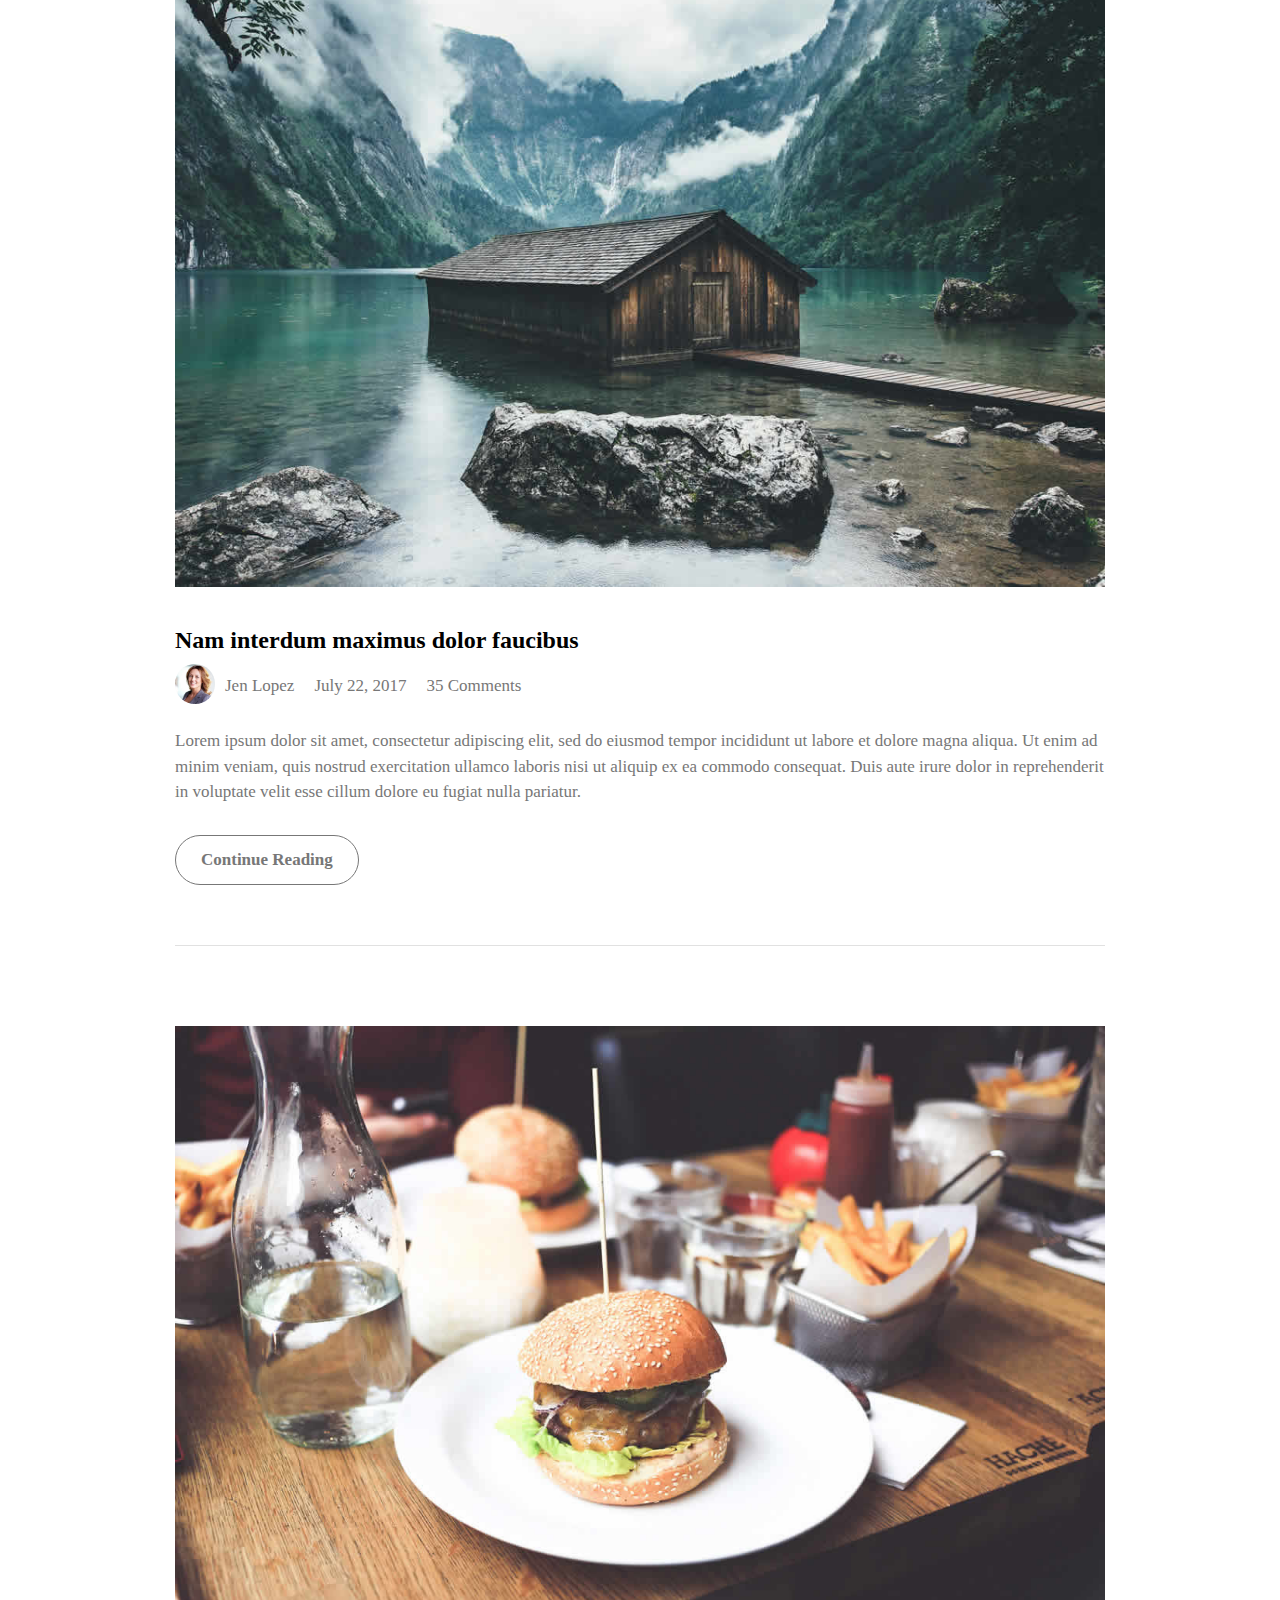
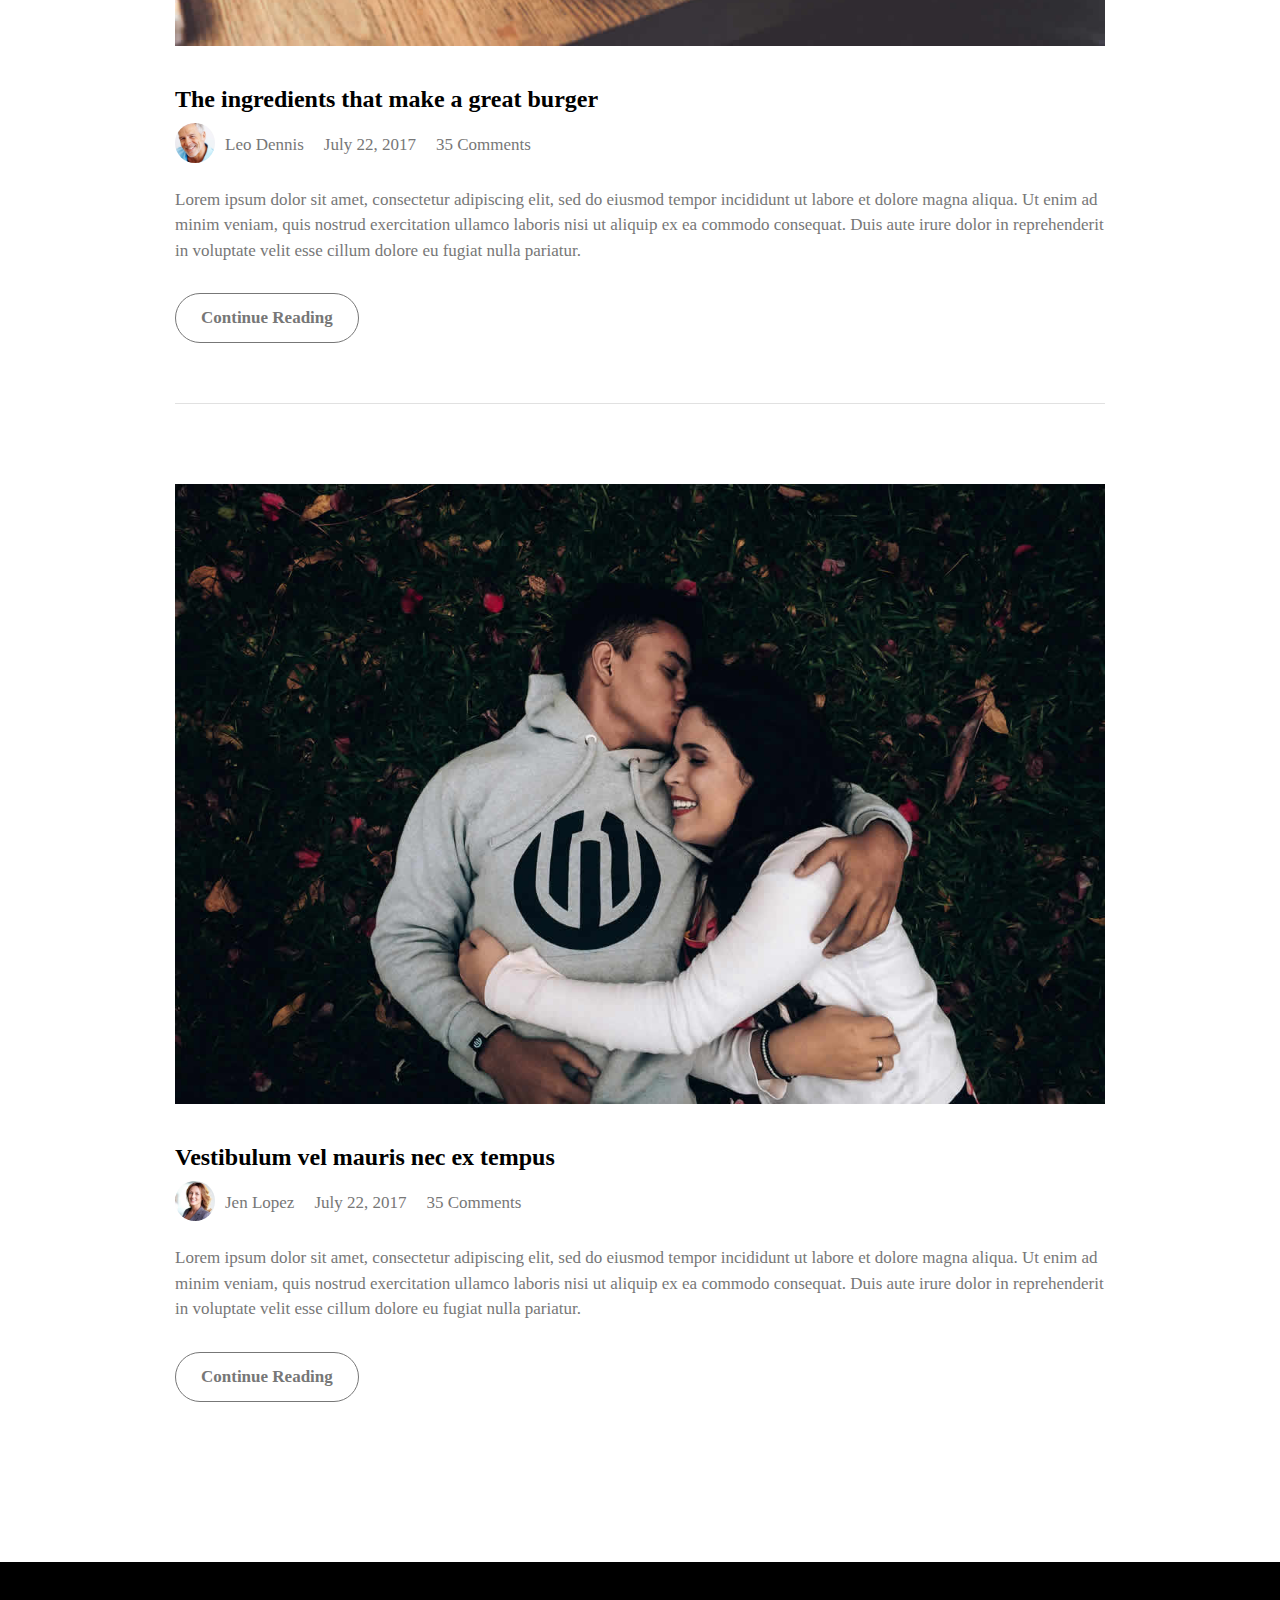
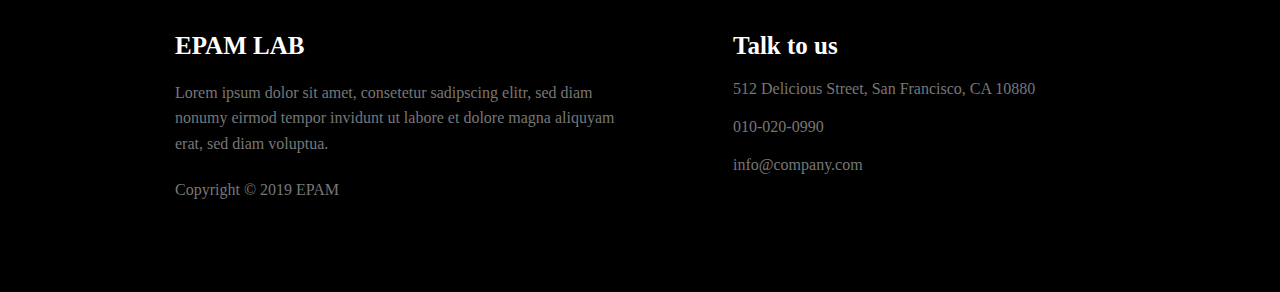
<file: FL12_HW4/homework/index.html>
<!DOCTYPE html>
<html lang="zxx">

<head>
    <meta charset="UTF-8">
    <meta name="viewport" content="width=device-width, initial-scale=1.0">
    <meta http-equiv="X-UA-Compatible" content="ie=edge">
    <link rel="stylesheet" type="text/css" href="css/style.css">
    <title>HW_4</title>
</head>

<body>
    <header class="header">
        <div class="header_nav">
            <a href="#" class="header_nav_logo">Front-end Lab</a>
            <nav class="header_nav_menu">
                <a href="#" class="header_nav_menu_item">Home</a>
                <a href="#" class="header_nav_menu_item">About</a>
                <a href="#" class="header_nav_menu_item">Gallery</a>
                <a href="#" class="header_nav_menu_item">Contact</a>
            </nav>
        </div>
        <div class="header_hero">
            <section class="header_hero_container">
                <h1 class="header_hero_container_text_primary">Hello! This is Front-end Lab.</h1>
                <p class="header_hero_container_text_secondary">EPAM Front-end Lab</p>
                <a class="header_hero_button button" href="#">Discover More</a>
            </section>
        </div>
    </header>
    <main class="main">
        <article class="article">
            <a href="#"><img class="article_img" src="img/blog-image1.jpg" alt="article-image"></a>
            <h2 class="article_heading"><a href="#">We Help You To Make Front-end Great Again</a></h2>
            <div class="article_info">
                <a href="#"><img class="article_info_img" src="img/author-image1.jpg" alt="author"></a>
                <p class="article_info_autor">Jen Lopez</p>
                <p class="article_info_date">July 22, 2017</p>
                <p class="article_info_comments">35 Comments</p>
            </div>
            <p class="article_text">Lorem ipsum dolor sit amet, consectetur adipiscing elit, sed do eiusmod tempor incididunt ut labore et dolore magna aliqua. Ut enim ad minim veniam, quis nostrud exercitation ullamco laboris nisi ut aliquip ex ea commodo consequat. Duis aute irure dolor in reprehenderit in voluptate velit esse cillum dolore eu fugiat nulla pariatur.</p>
            <a href="#" class="article_button button">Continue Reading</a>
        </article>
        <article class="article">
            <a href="#"><img class="article_img" src="img/blog-image2.jpg" alt="article-image"></a>
            <h2 class="article_heading"><a href="#">In pretium tellus et ante accumsan</a></h2>
            <div class="article_info">
                <a href="#"><img class="article_info_img" src="img/author-image2.jpg" alt="author"></a>
                <p class="article_info_autor">Leo Dennis</p>
                <p class="article_info_date">July 22, 2017</p>
                <p class="article_info_comments">35 Comments</p>
            </div>
            <p class="article_text">Lorem ipsum dolor sit amet, consectetur adipiscing elit, sed do eiusmod tempor incididunt ut labore et dolore magna aliqua. Ut enim ad minim veniam, quis nostrud exercitation ullamco laboris nisi ut aliquip ex ea commodo consequat. Duis aute irure dolor in reprehenderit in voluptate velit esse cillum dolore eu fugiat nulla pariatur.</p>
            <a href="#" class="article_button button">Continue Reading</a>
        </article>
        <article class="article">
            <a href="#"><img class="article_img" src="img/blog-image3.jpg" alt="article-image"></a>
            <h2 class="article_heading"><a href="#">Nam interdum maximus dolor faucibus</a></h2>
            <div class="article_info">
                <a href="#"><img class="article_info_img" src="img/author-image1.jpg" alt="author"></a>
                <p class="article_info_autor">Jen Lopez</p>
                <p class="article_info_date">July 22, 2017</p>
                <p class="article_info_comments">35 Comments</p>
            </div>
            <p class="article_text">Lorem ipsum dolor sit amet, consectetur adipiscing elit, sed do eiusmod tempor incididunt ut labore et dolore magna aliqua. Ut enim ad minim veniam, quis nostrud exercitation ullamco laboris nisi ut aliquip ex ea commodo consequat. Duis aute irure dolor in reprehenderit in voluptate velit esse cillum dolore eu fugiat nulla pariatur.</p>
            <a href="#" class="article_button button">Continue Reading</a>
        </article>
        <article class="article">
            <a href="#"><img class="article_img" src="img/blog-image4.jpg" alt="article-image"></a>
            <h2 class="article_heading"><a href="#">The ingredients that make a great burger</a></h2>
            <div class="article_info">
                <a href="#"><img class="article_info_img" src="img/author-image2.jpg" alt="author"></a>
                <p class="article_info_autor">Leo Dennis</p>
                <p class="article_info_date">July 22, 2017</p>
                <p class="article_info_comments">35 Comments</p>
            </div>
            <p class="article_text">Lorem ipsum dolor sit amet, consectetur adipiscing elit, sed do eiusmod tempor incididunt ut labore et dolore magna aliqua. Ut enim ad minim veniam, quis nostrud exercitation ullamco laboris nisi ut aliquip ex ea commodo consequat. Duis aute irure dolor in reprehenderit in voluptate velit esse cillum dolore eu fugiat nulla pariatur.</p>
            <a href="#" class="article_button button">Continue Reading</a>
        </article>
        <article class="article">
            <a href="#"><img class="article_img" src="img/blog-image5.jpg" alt="article-image"></a>
            <h2 class="article_heading"><a href="#">Vestibulum vel mauris nec ex tempus</a></h2>
            <div class="article_info">
                <a href="#"><img class="article_info_img" src="img/author-image1.jpg" alt="author"></a>
                <p class="article_info_autor">Jen Lopez</p>
                <p class="article_info_date">July 22, 2017</p>
                <p class="article_info_comments">35 Comments</p>
            </div>
            <p class="article_text">Lorem ipsum dolor sit amet, consectetur adipiscing elit, sed do eiusmod tempor incididunt ut labore et dolore magna aliqua. Ut enim ad minim veniam, quis nostrud exercitation ullamco laboris nisi ut aliquip ex ea commodo consequat. Duis aute irure dolor in reprehenderit in voluptate velit esse cillum dolore eu fugiat nulla pariatur.</p>
            <a href="#" class="article_button button">Continue Reading</a>
        </article>
    </main>
    <footer class="footer">
        <div class="footer-wrap">
            <section class="footer_item_left">
                <h3 class="footer_heading">EPAM LAB</h3>
                <p class="footer_text">Lorem ipsum dolor sit amet, consetetur sadipscing elitr, sed diam nonumy eirmod tempor invidunt ut labore et dolore magna aliquyam erat, sed diam voluptua.</p>
                <p class="footer_text">Copyright © 2019 EPAM</p>
            </section>
            <section class="footer_item_right">
                <h3 class="footer_heading">Talk to us</h3>
                <p class="footer_text_item">512 Delicious Street, San Francisco, CA 10880</p>
                <p class="footer_text_item">010-020-0990</p>
                <p class="footer_text_item"><a href="#">info@company.com</a></p>
            </section>
        </div>
    </footer>
</body>

</html>
</file>
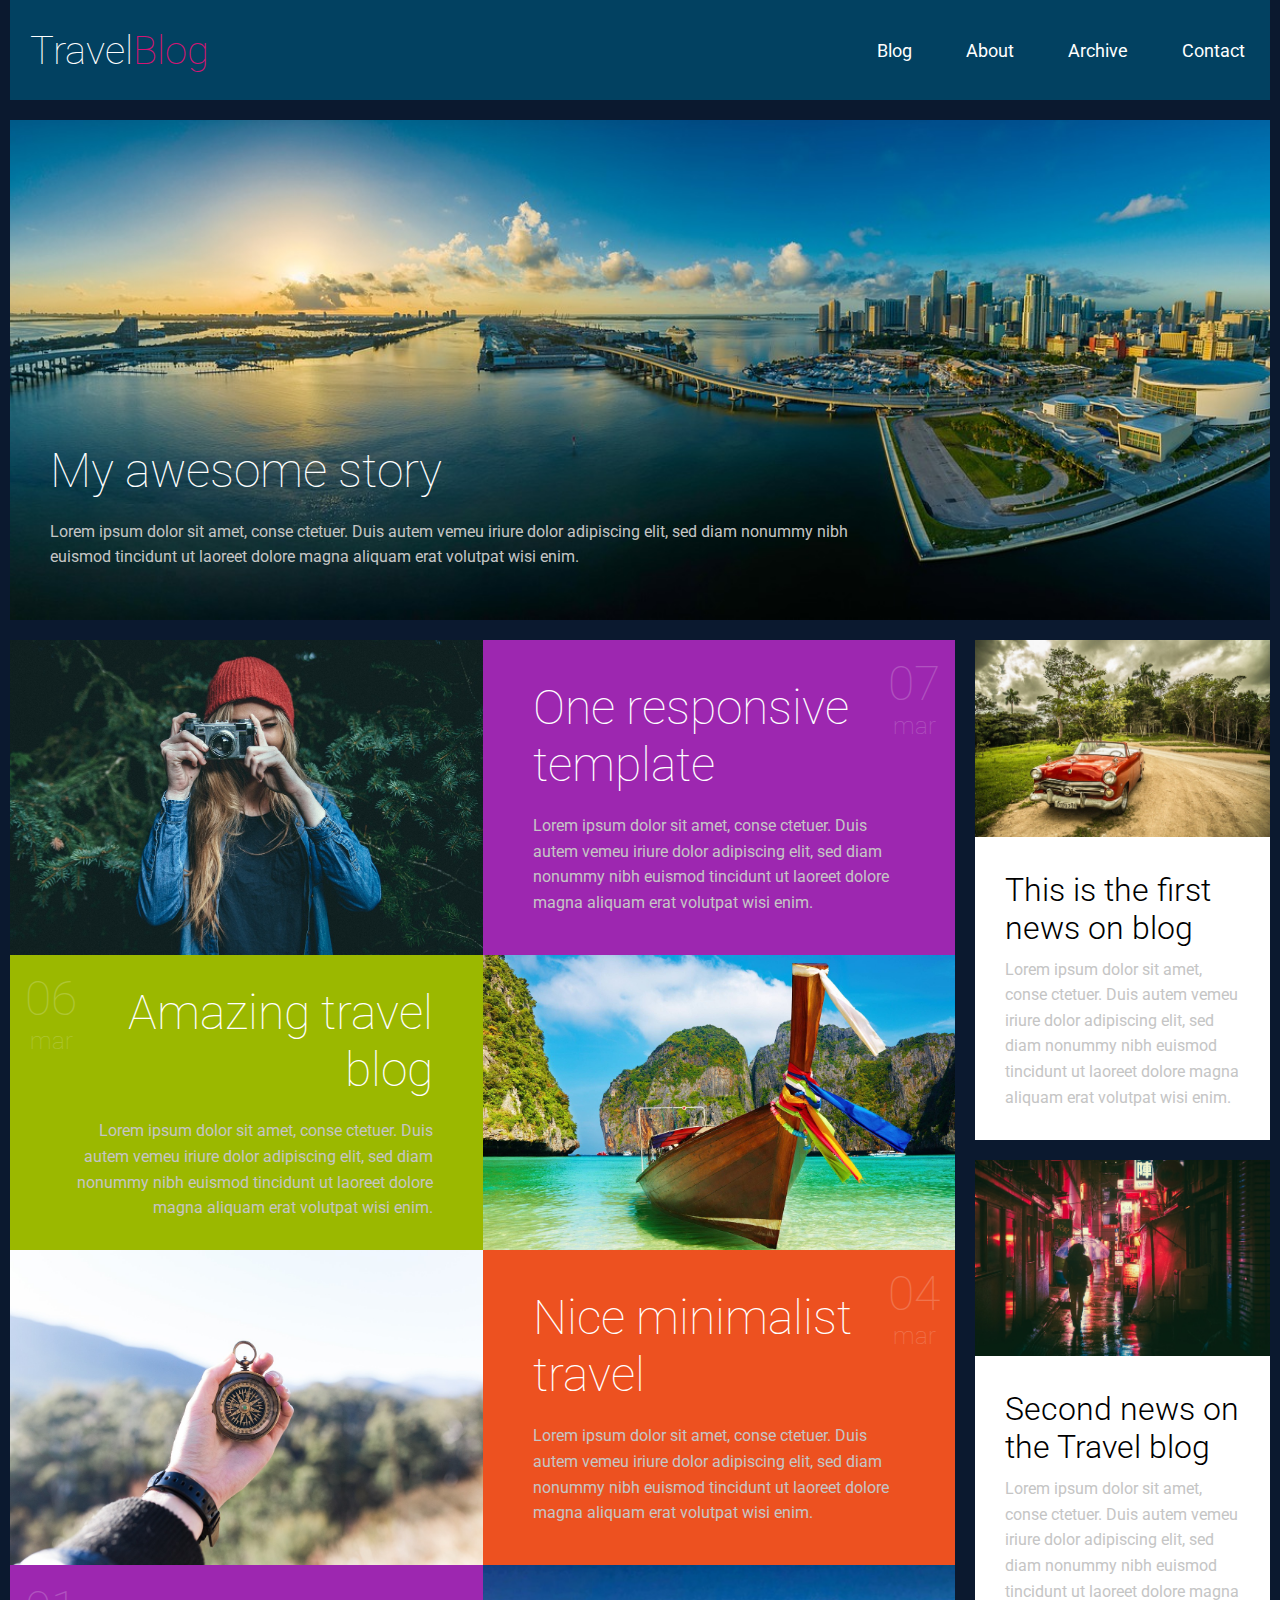
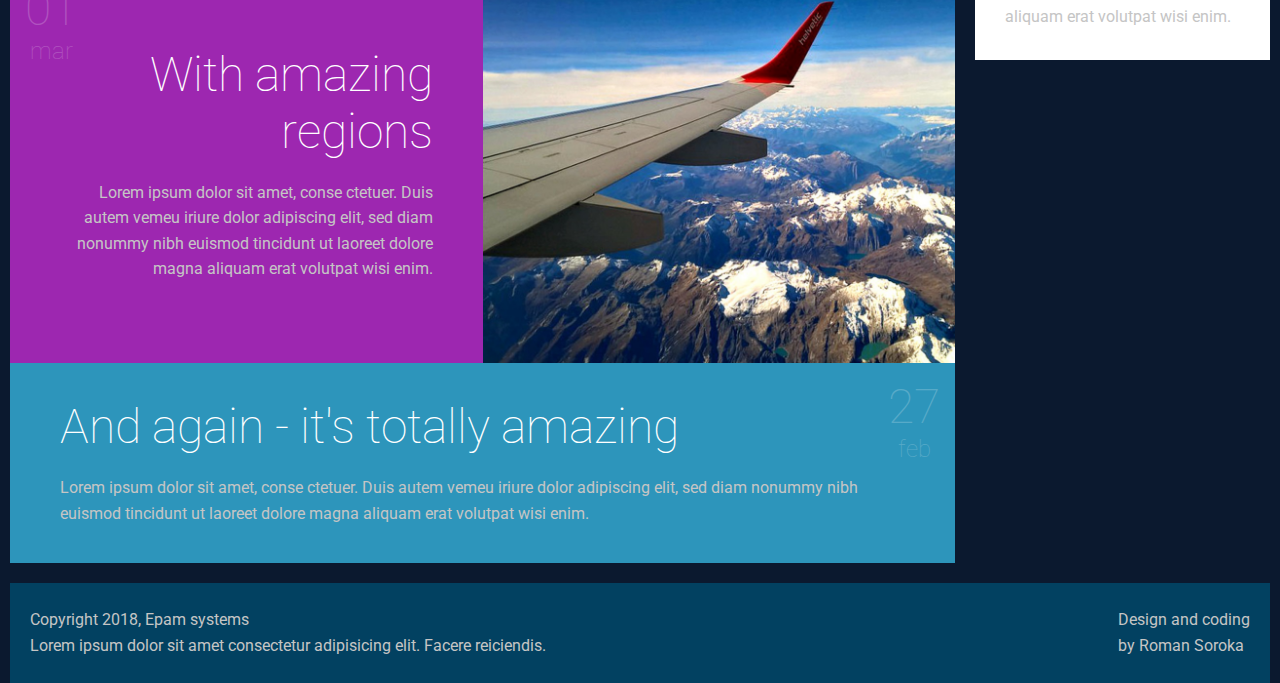
<file: FL12_HW5/homework/index.html>
<!DOCTYPE html>
<html lang="zxx">

<head>
    <meta charset="UTF-8">
    <meta name="viewport" content="width=device-width, initial-scale=1.0">
    <meta http-equiv="X-UA-Compatible" content="ie=edge">
    <link rel="stylesheet" href="css/styles.css">
    <link href='https://fonts.googleapis.com/css?family=Roboto:400,100,300,700&subset=latin,latin-ext' rel='stylesheet' type='text/css'>
    <title>Responsive</title>
</head>

<body>
    <header>
        <div class="header_top">
            <div class="header_nav_btn">
                <span></span>
                <span></span>
                <span></span>
            </div>
            <a class="header_logo" href="#">Travel<span>Blog</span></a>
            <nav>
                <a class="header_nav_item" href="#">Blog</a>
                <a class="header_nav_item" href="#">About</a>
                <a class="header_nav_item" href="#">Archive</a>
                <a class="header_nav_item" href="#">Contact</a>
            </nav>
        </div>
        <div class="header_post">
            <article>
                <h1 class="main_text">My awesome story</h1>
                <p class="secondary_text">Lorem ipsum dolor sit amet, conse ctetuer. Duis autem vemeu iriure dolor adipiscing elit, sed diam nonummy nibh euismod tincidunt ut laoreet dolore magna aliquam erat volutpat wisi enim.</p>
            </article>
        </div>
    </header>
    <main>
        <div class="main_section">
            <div class="section_post post-1">
                <img class="section_post_img" src="img/post1.jpg" alt="post1">
                <article class="section_post_article">
                    <div class="date">
                        <h3>07</h3>
                        <h4>mar</h4>
                    </div>
                    <p class="main_text">One responsive template</p>
                    <p class="secondary_text">Lorem ipsum dolor sit amet, conse ctetuer. Duis autem vemeu iriure dolor adipiscing elit, sed diam nonummy nibh euismod tincidunt ut laoreet dolore magna aliquam erat volutpat wisi enim.</p>
                </article>
            </div>
            <div class="section_post post-2">
                <img class="section_post_img" src="img/post2.jpg" alt="post2">
                <article class="section_post_article">
                    <div class="date">
                        <h3>06</h3>
                        <h4>mar</h4>
                    </div>
                    <p class="main_text">Amazing travel blog</p>
                    <p class="secondary_text">Lorem ipsum dolor sit amet, conse ctetuer. Duis autem vemeu iriure dolor adipiscing elit, sed diam nonummy nibh euismod tincidunt ut laoreet dolore magna aliquam erat volutpat wisi enim.</p>
                </article>
            </div>
            <div class="section_post post-3">
                <img class="section_post_img" src="img/post3.jpg" alt="post3">
                <article class="section_post_article">
                    <div class="date">
                        <h3>04</h3>
                        <h4>mar</h4>
                    </div>
                    <p class="main_text">Nice minimalist travel</p>
                    <p class="secondary_text">Lorem ipsum dolor sit amet, conse ctetuer. Duis autem vemeu iriure dolor adipiscing elit, sed diam nonummy nibh euismod tincidunt ut laoreet dolore magna aliquam erat volutpat wisi enim.</p>
                </article>
            </div>
            <div class="section_post post-4">
                <img class="section_post_img" src="img/post4.jpg" alt="post4">
                <article class="section_post_article">
                    <div class="date">
                        <h3>01</h3>
                        <h4>mar</h4>
                    </div>
                    <p class="main_text">With amazing regions</p>
                    <p class="secondary_text">Lorem ipsum dolor sit amet, conse ctetuer. Duis autem vemeu iriure dolor adipiscing elit, sed diam nonummy nibh euismod tincidunt ut laoreet dolore magna aliquam erat volutpat wisi enim.</p>
                </article>
            </div>
            <div class="section_post post-5">
                <article class="section_post_article">
                    <div class="date">
                        <h3>27</h3>
                        <h4>feb</h4>
                    </div>
                    <p class="main_text">And again - it's totally amazing</p>
                    <p class="secondary_text">Lorem ipsum dolor sit amet, conse ctetuer. Duis autem vemeu iriure dolor adipiscing elit, sed diam nonummy nibh euismod tincidunt ut laoreet dolore magna aliquam erat volutpat wisi enim.</p>
                </article>
            </div>
        </div>
        <aside>
            <div class="aside_section">
                <img class="aside_section_img" src="img/news1.jpg" alt="news1">
                <article class="aside_section_article">
                    <h2>This is the first news on blog</h2>
                    <p class="secondary_text">Lorem ipsum dolor sit amet, conse ctetuer. Duis autem vemeu iriure dolor adipiscing elit, sed diam nonummy nibh euismod tincidunt ut laoreet dolore magna aliquam erat volutpat wisi enim.</p>
                </article>
            </div>
            <div class="aside_section">
                <img class="aside_section_img" src="img/news2.jpg" alt="news2">
                <article class="aside_section_article">
                    <h2>Second news on the Travel blog</h2>
                    <p class="secondary_text">Lorem ipsum dolor sit amet, conse ctetuer. Duis autem vemeu iriure dolor adipiscing elit, sed diam nonummy nibh euismod tincidunt ut laoreet dolore magna aliquam erat volutpat wisi enim.</p>
                </article>
            </div>
        </aside>
    </main>
    <footer>
        <div>
            <p class="secondary_text">Copyright 2018, Epam systems</p>
            <p class="secondary_text">Lorem ipsum dolor sit amet consectetur adipisicing elit. Facere reiciendis.</p>
        </div>
        <div>
            <p class="secondary_text">Design and coding </p>
            <p class="secondary_text">by Roman Soroka</p>
        </div>
    </footer>
</body>

</html>
</file>
<file: FL12_HW1/homework/style.css>
html,body,div,span,applet,object,iframe,h1,h2,h3,h4,h5,h6,p,blockquote,pre,a,abbr,acronym,address,big,cite,code,del,dfn,em,font,img,ins,kbd,q,s,samp,small,strike,strong,sub,sup,tt,var,b,u,i,center,dl,dt,dd,ol,ul,li,fieldset,form,label,legend,table,caption,tbody,tfoot,thead,tr,th,td{background:transparent;border:0;margin:0;padding:0;vertical-align:baseline}body{line-height:1}h1,h2,h3,h4,h5,h6{clear:both;font-weight:normal}ol,ul{list-style:none}blockquote{quotes:none}blockquote:before,blockquote:after{content:'';content:none}del{text-decoration:line-through}table{border-collapse:collapse;border-spacing:0}a img{border:0}#container{float:left;margin:0 -240px 0 0;width:100%}#primary,#secondary{float:right;overflow:hidden;width:220px}#secondary{clear:right}#footer{clear:both;width:100%}.one-column #content{margin:0 auto;width:640px}.single-attachment #content{margin:0 auto;width:900px}body,input,textarea,.page-title span,.pingback a.url{font-family:Georgia,"Bitstream Charter",serif}h3#comments-title,h3#reply-title,#access .menu,#access div.menu ul,#cancel-comment-reply-link,.form-allowed-tags,#site-info,#site-title,#wp-calendar,.comment-meta,.comment-body tr th,.comment-body thead th,.entry-content label,.entry-content tr th,.entry-content thead th,.entry-meta,.entry-title,.entry-utility,#respond label,.navigation,.page-title,.pingback p,.reply,.widget-title,.wp-caption-text{font-family:"Helvetica Neue",Arial,Helvetica,"Nimbus Sans L",sans-serif}input[type="submit"]{font-family:"Helvetica Neue",Arial,Helvetica,"Nimbus Sans L",sans-serif}pre{font-family:"Courier 10 Pitch",Courier,monospace}code{font-family:Monaco,Consolas,"Andale Mono","DejaVu Sans Mono",monospace}#access .menu-header,div.menu,#colophon,#branding,#main,#wrapper{margin:0 auto;width:940px}#wrapper{background:#fff;margin-top:20px;padding:0 20px}#footer-widget-area{overflow:hidden}#footer-widget-area .widget-area{float:left;margin-right:20px;width:220px}#footer-widget-area #fourth{margin-right:0}#site-info{float:left;font-size:14px;font-weight:bold;width:700px}#site-generator{float:right;width:220px}body{background:#f1f1f1}body,input,textarea{color:#666;font-size:12px;line-height:18px}hr{background-color:#e7e7e7;border:0;clear:both;height:1px;margin-bottom:18px}p{margin-bottom:18px}ul{list-style:square;margin:0 0 18px 1.5em}ol{list-style:decimal;margin:0 0 18px 1.5em}ol ol{list-style:upper-alpha}ol ol ol{list-style:lower-roman}ol ol ol ol{list-style:lower-alpha}ul ul,ol ol,ul ol,ol ul{margin-bottom:0}dl{margin:0 0 24px 0}dt{font-weight:bold}dd{margin-bottom:18px}strong{font-weight:bold}cite,em,i{font-style:italic}big{font-size:131.25%}ins{background:#ffc;text-decoration:none}blockquote{font-style:italic;padding:0 3em}blockquote cite,blockquote em,blockquote i{font-style:normal}pre{background:#f7f7f7;color:#222;line-height:18px;margin-bottom:18px;overflow:auto;padding:1.5em}abbr,acronym{cursor:help}sup,sub{height:0;line-height:1;position:relative;vertical-align:baseline}sup{bottom:1ex}sub{top:.5ex}small{font-size:smaller}input{margin-bottom:10px}input[type="text"],input[type="password"],input[type="email"],input[type="url"],input[type="number"],textarea{background:#f9f9f9;border:1px solid #ccc;box-shadow:inset 1px 1px 1px rgba(0,0,0,0.1);-moz-box-shadow:inset 1px 1px 1px rgba(0,0,0,0.1);-webkit-box-shadow:inset 1px 1px 1px rgba(0,0,0,0.1);padding:2px}a:link{color:#06c}a:visited{color:#743399}a:active,a:hover{color:#ff4b33}.screen-reader-text{clip:rect(1px,1px,1px,1px);overflow:hidden;position:absolute !important;height:1px;width:1px}#header{padding:30px 0 0 0}#site-title{float:left;font-size:30px;line-height:36px;margin:0 0 18px 0;width:700px}#site-title a{color:#000;font-weight:bold;text-decoration:none}#site-description{color:#000;clear:right;float:right;font-style:italic;margin:15px 0 18px 0;opacity:.65;width:220px}#branding img{border-top:4px solid #000;border-bottom:1px solid #000;display:block;float:left}#access{background:#000;display:block;float:left;margin:0 auto;width:940px}#access .menu-header,div.menu{font-size:13px;margin-left:12px;width:928px}#access .menu-header ul,div.menu ul{list-style:none;margin:0}#access .menu-header li,div.menu li{float:left;position:relative}#access a{color:#aaa;display:block;line-height:38px;padding:0 10px;text-decoration:none}#access ul ul{box-shadow:0 3px 3px rgba(0,0,0,0.2);-moz-box-shadow:0 3px 3px rgba(0,0,0,0.2);-webkit-box-shadow:0 3px 3px rgba(0,0,0,0.2);display:none;position:absolute;top:38px;left:0;float:left;width:180px;z-index:99999}#access ul ul li{min-width:180px}#access ul ul ul{left:100%;top:0}#access ul ul a{background:#333;line-height:1em;padding:10px;width:160px;height:auto}#access li:hover>a,#access ul ul:hover>a{background:#333;color:#fff}#access ul li:hover>ul{display:block}#access ul li.current_page_item>a,#access ul li.current_page_ancestor>a,#access ul li.current-menu-ancestor>a,#access ul li.current-menu-item>a,#access ul li.current-menu-parent>a{color:#fff}* html #access ul li.current_page_item a,* html #access ul li.current_page_ancestor a,* html #access ul li.current-menu-ancestor a,* html #access ul li.current-menu-item a,* html #access ul li.current-menu-parent a,* html #access ul li a:hover{color:#fff}#main{clear:both;overflow:hidden;padding:40px 0 0 0}#content{margin-bottom:36px}#content,#content input,#content textarea{color:#333;font-size:16px;line-height:24px}#content p,#content ul,#content ol,#content dd,#content pre,#content hr{margin-bottom:24px}#content ul ul,#content ol ol,#content ul ol,#content ol ul{margin-bottom:0}#content pre,#content kbd,#content tt,#content var{font-size:15px;line-height:21px}#content code{font-size:13px}#content dt,#content th{color:#000}#content h1,#content h2,#content h3,#content h4,#content h5,#content h6{color:#000;line-height:1.5em;margin:0 0 20px 0}#content table{border:1px solid #e7e7e7;margin:0 -1px 24px 0;text-align:left;width:100%}#content tr th,#content thead th{color:#777;font-size:12px;font-weight:bold;line-height:18px;padding:9px 24px;border-right:1px solid #e7e7e7}#content tr td{border-top:1px solid #e7e7e7;padding:6px 24px;border-right:1px solid #e7e7e7}#content tr.odd td{background:#f2f7fc}.hentry{margin:0 0 48px 0}.home .sticky{background:#f2f7fc;border-top:4px solid #000;margin-left:-20px;margin-right:-20px;padding:18px 20px}.single .hentry{margin:0 0 36px 0}.page-title{color:#000;font-size:14px;font-weight:bold;margin:0 0 36px 0}.page-title span{color:#333;font-size:16px;font-style:italic;font-weight:normal}.page-title a:link,.page-title a:visited{color:#777;text-decoration:none}.page-title a:active,.page-title a:hover{color:#ff4b33}#content .entry-title{color:#000;font-size:21px;font-weight:bold;line-height:1.3em;margin-bottom:0}.entry-title a:link,.entry-title a:visited{color:#000;text-decoration:none}.entry-title a:active,.entry-title a:hover{color:#ff4b33}.entry-meta{color:#777;font-size:12px}.entry-meta abbr,.entry-utility abbr{border:0}.entry-meta abbr:hover,.entry-utility abbr:hover{border-bottom:1px dotted #666}.single-author .by-author{position:absolute !important;clip:rect(1px 1px 1px 1px);clip:rect(1px,1px,1px,1px)}.entry-content,.entry-summary{clear:both;padding:12px 0 0 0}.entry-content .more-link{white-space:nowrap}#content .entry-summary p:last-child{margin-bottom:12px}.entry-content fieldset{border:1px solid #e7e7e7;margin:0 0 24px 0;padding:24px}.entry-content fieldset legend{background:#fff;color:#000;font-weight:bold;padding:0 24px}.entry-content input{margin:0 0 24px 0}.entry-content input.file,.entry-content input.button{margin-right:24px}.entry-content label{color:#777;font-size:12px}.entry-content select{margin:0 0 24px 0}.entry-content sup,.entry-content sub{font-size:10px}.entry-content blockquote.left{float:left;margin-left:0;margin-right:24px;text-align:right;width:33%}.entry-content blockquote.right{float:right;margin-left:24px;margin-right:0;text-align:left;width:33%}.page-link{clear:both;color:#000;font-weight:bold;line-height:48px;word-spacing:.5em}.page-link a:link,.page-link a:visited{background:#f1f1f1;color:#333;font-weight:normal;padding:.5em .75em;text-decoration:none}.home .sticky .page-link a{background:#d9e8f7}.page-link a:active,.page-link a:hover{color:#ff4b33}body.page .edit-link{clear:both;display:block}#entry-author-info{background:#f2f7fc;border-top:4px solid #000;clear:both;font-size:14px;line-height:20px;margin:24px 0;overflow:hidden;padding:18px 20px}#entry-author-info #author-avatar{background:#fff;border:1px solid #e7e7e7;float:left;height:60px;margin:0 -104px 0 0;padding:11px}#entry-author-info #author-description{float:left;margin:0 0 0 104px}#entry-author-info h2{color:#000;font-size:100%;font-weight:bold;margin-bottom:0}.entry-utility{clear:both;color:#777;font-size:12px;line-height:18px}.entry-meta a,.entry-utility a{color:#777}.entry-meta a:hover,.entry-utility a:hover{color:#ff4b33}#content .video-player{padding:0}.format-standard .wp-video,.format-standard .wp-audio-shortcode,.format-audio .wp-audio-shortcode,.format-standard .video-player{margin-bottom:24px}.home #content .format-aside p,.home #content .category-asides p{font-size:14px;line-height:20px;margin-bottom:10px;margin-top:0}.format-gallery .size-thumbnail img,.category-gallery .size-thumbnail img{border:10px solid #f1f1f1;margin-bottom:0}.format-gallery .gallery-thumb,.category-gallery .gallery-thumb{float:left;margin-right:20px;margin-top:-4px}.home #content .format-gallery .entry-utility,.home #content .category-gallery .entry-utility{padding-top:4px}.attachment .entry-content .entry-caption{font-size:140%;margin-top:24px}.attachment .entry-content .nav-previous a:before{content:'\2190\00a0'}.attachment .entry-content .nav-next a:after{content:'\00a0\2192'}#content img.size-auto,#content img.size-full,#content img.size-large,#content img.size-medium,#content .entry-attachment img,#content .widget-container img{max-width:100%;height:auto}#ie8 #content img.size-auto,#ie8 #content img.size-full,#ie8 #content img.size-large,#ie8 #content img.size-medium,#ie8 #content .entry-attachment img{width:auto}.alignleft,img.alignleft{display:inline;float:left;margin-right:24px;margin-top:4px}.alignright,img.alignright{display:inline;float:right;margin-left:24px;margin-top:4px}.aligncenter,img.aligncenter{clear:both;display:block;margin-left:auto;margin-right:auto}img.alignleft,img.alignright,img.aligncenter{margin-bottom:12px}.wp-caption{background:#f1f1f1;line-height:18px;margin-bottom:20px;max-width:100%;padding:4px;text-align:center}.wp-caption img{margin:5px 5px 0;max-width:622px}.wp-caption p.wp-caption-text{color:#777;font-size:12px;margin:5px}.wp-smiley{margin:0}.gallery{margin:0 auto 18px}.gallery .gallery-item{float:left;margin-top:0;text-align:center}.gallery-columns-1 .gallery-item{width:100%}.gallery-columns-2 .gallery-item{width:50%}.gallery-columns-3 .gallery-item{width:33%}.gallery-columns-4 .gallery-item{width:25%}.gallery-columns-5 .gallery-item{width:20%}.gallery-columns-6 .gallery-item{width:16%}.gallery-columns-7 .gallery-item{width:14%}.gallery-columns-8 .gallery-item{width:12%}.gallery-columns-9 .gallery-item{width:11%}.gallery-columns-1 img{max-width:620px}.gallery-columns-2 img{max-width:288px}.gallery-columns-3 img{max-width:177px}.gallery-columns-4 img{max-width:122px}.gallery-columns-5 img{max-width:88px}.gallery-columns-6 img{max-width:66px}.gallery-columns-7 img{max-width:50px}.gallery-columns-8 img{max-width:39px}.gallery-columns-9 img{max-width:29px}.gallery-item img{height:auto}.gallery-columns-2 .attachment-medium{max-width:92%;height:auto}.gallery-columns-4 .attachment-thumbnail{max-width:84%;height:auto}.gallery .gallery-caption{color:#777;font-size:12px;margin:0 0 12px}.gallery dl{margin:0}.gallery img{border:10px solid #f1f1f1}.gallery br+br{display:none}#content .entry-attachment img{display:block;margin:0 auto}.navigation{color:#777;font-size:12px;line-height:18px;overflow:hidden}.navigation a:link,.navigation a:visited{color:#777;text-decoration:none}.navigation a:active,.navigation a:hover{color:#ff4b33}.nav-previous{float:left;width:50%}.nav-next{float:right;text-align:right;width:50%}#nav-above{margin:0 0 18px 0}#nav-above{display:none}.paged #nav-above,.single #nav-above{display:block}#nav-below{margin:-18px 0 0 0}#comments{clear:both}#comments .navigation{padding:0 0 18px 0}h3#comments-title,h3#reply-title{color:#000;font-size:20px;font-weight:bold;margin-bottom:0}h3#comments-title{padding:24px 0}.commentlist{list-style:none;margin:0}.commentlist li.comment{border-bottom:1px solid #e7e7e7;line-height:24px;margin:0 0 24px 0;padding:0 0 0 56px;position:relative}.commentlist li:last-child{border-bottom:0;margin-bottom:0}#comments .comment-body ul,#comments .comment-body ol{margin-bottom:18px}#comments .comment-body p:last-child{margin-bottom:6px}#comments .comment-body blockquote p:last-child{margin-bottom:24px}.commentlist ol{list-style:decimal}.commentlist .avatar{position:absolute;top:4px;left:0}.comment-author cite{color:#000;font-style:normal;font-weight:bold}.comment-author .says{font-style:italic}.comment-meta{font-size:12px;margin:0 0 18px 0}.comment-meta a:link,.comment-meta a:visited{color:#777;text-decoration:none}.comment-meta a:active,.comment-meta a:hover{color:#ff4b33}.commentlist .bypostauthor>div{background:#f2f7fc;border-top:4px solid #000;margin-bottom:10px;padding:10px 0 0 20px}.reply{font-size:12px;padding:0 0 24px 0}.reply a,a.comment-edit-link{color:#777}.reply a:hover,a.comment-edit-link:hover{color:#ff4b33}.commentlist .children{list-style:none;margin:0}.commentlist .children li{border:0;margin:0}.nopassword,.nocomments{display:none}#comments .pingback{border-bottom:1px solid #e7e7e7;margin-bottom:18px;padding-bottom:18px}.commentlist li.comment+li.pingback{margin-top:-6px}#comments .pingback p{color:#777;display:block;font-size:12px;line-height:18px;margin:0}#comments .pingback .url{font-size:13px;font-style:italic}input[type="submit"]{color:#333}form{text-align:right}input{width:200px}#respond{border-top:1px solid #e7e7e7;margin:24px 0;overflow:hidden;position:relative}#respond p{margin:0}#respond .comment-notes{margin-bottom:1em}.form-allowed-tags{line-height:1em}.children #respond{margin:0 48px 0 0}h3#reply-title{margin:18px 0}#comments-list #respond{margin:0 0 18px 0}#comments-list ul #respond{margin:0}#cancel-comment-reply-link{font-size:12px;font-weight:normal;line-height:18px}#respond .required{color:#ff4b33;font-weight:bold}#respond label{color:#777;font-size:12px}#respond input{margin:0 0 9px;width:98%}#respond textarea{width:98%}#respond .form-allowed-tags{color:#777;font-size:12px;line-height:18px}#respond .form-allowed-tags code{font-size:11px}#respond .form-submit{margin:12px 0}#respond .form-submit input{font-size:14px;width:auto}.widget-area ul{list-style:none;margin-left:0}.widget-area ul ul{list-style:square;margin-left:1.3em}.widget-area select{max-width:100%}.widget_search #s{width:60%}.widget_search label{display:none}.widget-container{word-wrap:break-word;-webkit-hyphens:auto;-moz-hyphens:auto;hyphens:auto;margin:0 0 18px 0}.widget-container .wp-caption img{margin:auto}.widget-container.widget_image .wp-caption{width:auto}.widget-container.widget_image .wp-caption img{margin-left:-8px}.widget-title{color:#222;font-size:14px;font-weight:bold}.widget-area a:link,.widget-area a:visited{text-decoration:none}.widget-area a:active,.widget-area a:hover{text-decoration:underline}.widget-area .entry-meta{font-size:11px}#wp_tag_cloud div{line-height:1.6em}#wp-calendar{width:100%}#wp-calendar caption{color:#222;font-size:14px;font-weight:bold;padding-bottom:4px;text-align:left}#wp-calendar thead{font-size:11px}#wp-calendar tbody{color:#aaa}#wp-calendar tbody td{background:#f5f5f5;border:1px solid #fff;padding:3px 0 2px;text-align:center}#wp-calendar tbody .pad{background:0}#wp-calendar tfoot #next{text-align:right}.widget_rss a.rsswidget{color:#000}.widget_rss a.rsswidget:hover{color:#ff4b33}.widget_rss .widget-title img{width:11px;height:11px}#main .widget-area ul{margin-left:0;padding:0 20px 0 0}#main .widget-area ul ul{border:0;margin-left:1.3em;padding:0}#main .widget-container.music-player ul{margin:0}#footer{margin-bottom:20px}#colophon{border-top:4px solid #000;margin-top:-4px;overflow:hidden;padding:18px 0}#site-info{font-weight:bold}#site-info a{color:#000;text-decoration:none}#site-generator{font-style:italic;position:relative}#site-generator a{background:url(images/wordpress.png) center left no-repeat;color:#666;display:inline-block;line-height:16px;padding-left:20px;text-decoration:none}#site-generator a:hover{text-decoration:underline}img#wpstats{display:block;margin:0 auto 10px}pre{-webkit-text-size-adjust:140%}code{-webkit-text-size-adjust:160%}#access,.entry-meta,.entry-utility,.navigation,.widget-area{-webkit-text-size-adjust:120%}#site-description{-webkit-text-size-adjust:none}@media print{body{background:none !important}#wrapper{clear:both !important;display:block !important;float:none !important;position:relative !important}#header{border-bottom:2pt solid #000;padding-bottom:18pt}#colophon{border-top:2pt solid #000}#site-title,#site-description{float:none;line-height:1.4em;margin:0;padding:0}#site-title{font-size:13pt}.entry-content{font-size:14pt;line-height:1.6em}.entry-title{font-size:21pt}#access,#branding img,#respond,.comment-edit-link,.edit-link,.navigation,.page-link,.widget-area{display:none !important}#container,#header,#footer{margin:0;width:100%}#content,.one-column #content{margin:24pt 0 0;width:100%}.wp-caption p{font-size:11pt}#site-info,#site-generator{float:none;width:auto}#colophon{width:auto}img#wpstats{display:none}#site-generator a{margin:0;padding:0}#entry-author-info{border:1px solid #e7e7e7}#main{display:inline}.home .sticky{border:0}}img{width:140px;vertical-align:middle;display:block;margin:0 auto;margin-left:calc(50% - 50px);margin-bottom:20px}nav>a{padding:10px;color:#0279c1}nav>a b:hover{color:#00527a}nav>a:visited{color:#0279c1}article{padding-left:10px}footer{margin-top:20px;padding:40px 20px;text-align:center;background:#3333}
</file>
<file: FL12_HW11/homework/material-icons/material-icons.css>
@font-face {
  font-family: 'Material Icons';
  font-style: normal;
  font-weight: 400;
  src: url(MaterialIcons-Regular.eot); /* For IE6-8 */
  src: local('Material Icons'),
       local('MaterialIcons-Regular'),
       url(MaterialIcons-Regular.woff2) format('woff2'),
       url(MaterialIcons-Regular.woff) format('woff'),
       url(MaterialIcons-Regular.ttf) format('truetype');
}

.material-icons {
  font-family: 'Material Icons';
  font-weight: normal;
  font-style: normal;
  font-size: 24px;  /* Preferred icon size */
  display: inline-block;
  line-height: 1;
  text-transform: none;
  letter-spacing: normal;
  word-wrap: normal;
  white-space: nowrap;
  direction: ltr;

  /* Support for all WebKit browsers. */
  -webkit-font-smoothing: antialiased;
  /* Support for Safari and Chrome. */
  text-rendering: optimizeLegibility;

  /* Support for Firefox. */
  -moz-osx-font-smoothing: grayscale;

  /* Support for IE. */
  font-feature-settings: 'liga';
}
</file>
<file: FL12_HW11/homework/styles.css>
* {
    margin: 0;
}

body {
    font-size: 19px;
    line-height: 1.5;
    margin-top: 20px;
    width: 500px;
}

li {
    list-style: none;
    display: flex;
    align-items: center;
    user-select: none;
    cursor: pointer;
}

li:hover {
    background-color: lightgray;
}

.folder_icon {
    color: orange;
    margin-right: 3px;
}

.insert_drive_file {
    color: gray;
    margin-right: 3px;
}

.open {
    display: block;
}

.closed {
    display: none;
}
</file>
<file: FL12_HW12/homework/assets/styles.css>
body {
  font-family: sans-serif;
}

.flashcard-conatiner {
  display: flex;
  flex-wrap: wrap;
  min-height: 100px;
  margin-top: 10px;
}

.flashcard {
  display: flex;
  flex-direction: column;
  justify-content: space-between;
  border: 1px solid red;
  border-radius: 5px;
  margin-right: 10px;
  margin-bottom: 10px;
  padding: 10px;
}

button {
  cursor: pointer;
  background-color: #fff;
  padding: 5px 10px;
  border: 1px solid black;
  border-radius: 3px;
  outline: none;
  margin-right: 5px;
}

.name-input {
  font-weight: bold;
  font-size: 2em;
}

.term-input {
  font-size: 1.5em;
}

.definition-input {
  font-size: 1em;
  font-style: italic;
}

p {
  margin: 0;
  line-height: 1.6;
}

h1 {
  font-size: 3em;
  text-align: center;
}

.modify-page {
  display: flex;
  flex-direction: column;
  align-items: flex-start;
}

.modify-page input,
.modify-page button {
  margin-bottom: 10px;
}

.hide {
  display: none;
}

.done {
  border: 1px solid green;
}

input {
  padding: 5px 10px;
  margin-right: 10px;
  margin-bottom: 5px;
  outline: none;
}
</file>
<file: FL12_HW2/homework/css/general.css>
/* 

please don't edit this styles

*/

h2.tm-section-title {
    color: lightskyblue;
}

a:focus {
    color: #666;
    outline: 0
}

ul {
    padding: 0;
    margin: 0
}

body {
    background-color: #f5f5f5;
    color: #000;
    font-family: 'Open Sans', Helvetica, Arial, sans-serif;
    font-size: 16px;
    font-weight: 300;
    padding-top: 30px;
    overflow-x: hidden
}

section:before {
    position: absolute;
    z-index: 1
}

.box,
.tm-content-box,
.tm-main-nav {
    background-color: #fff
}

.tm-sidebar {
    z-index: 10;
    position: fixed;
    left: 0;
    right: 0;
    top: 0;
    width: 100%;
}

.tm-sidebar ul{
    margin: 0px;
    display: flex;
}

.tm-main-nav {
    font-size: 1.5em;
    text-align: center
}

.tm-nav-item {
    list-style: none;
    width: 100%;
}

.tm-nav-item-link {
    border: 1px solid transparent;
    color: #666;
    display: block;
    padding: 10px;
    width: 100%;
    -webkit-transition: all .3s ease;
    transition: all .3s ease
}

.carousel-indicators li,
.tm-banner-inner {
    border: 1px solid lightgrey
}


.tm-nav-item-link.active,
.tm-nav-item-link:hover {
    color: #666;
    text-decoration: none;
}

.tm-nav-item-link:focus {
    text-decoration: none
}

.tm-banner-text,
.tm-banner-title,
.tm-section-title {
    color: #666;
    font-weight: 300;
    margin: 0
}

.tm-section-title {
    margin-bottom: 20px
}

.tm-section-title-box {
    margin-bottom: 0
}

.tm-banner-title {
    font-size: 3.3em;
    letter-spacing: 2px;
    text-transform: uppercase
}

.tm-main-content {
    padding-top: 70px;
}

.tm-content-box {
    overflow: hidden;
    margin-bottom: 30px
}

.padding-medium {
    padding: 40px
}

.tm-banner {
    padding: 30px
}

.tm-banner-inner {
    padding: 30px 0;
    height: 100%;
    text-align: center;
    display: flex;
    -webkit-box-orient: vertical;
    -webkit-box-direction: normal;
    -webkit-flex-direction: column;
    -ms-flex-direction: column;
    flex-direction: column;
    -webkit-box-align: center;
    -webkit-align-items: center;
    -ms-flex-align: center;
    align-items: center;
    -webkit-box-pack: center;
    -webkit-justify-content: center;
    -ms-flex-pack: center;
    justify-content: center
}

.tm-banner-inner img{
    width: 120px;
}

.tm-banner-text {
    font-size: 1.4em
}

.boxes,
.tm-box-bg-title {
    display: -webkit-box;
    display: -webkit-flex;
    display: -ms-flexbox
}

/*.flex-item {*/
    /*-webkit-box-flex: 0 1 auto;*/
    /*-webkit-flex: 0 1 auto;*/
    /*-ms-flex: 0 1 auto;*/
    /*flex: 0 1 auto*/
/*}*/

.section-description {
    line-height: 1.8;
    margin-bottom: 25px
}

.section-description:last-child {
    margin-bottom: 0
}

.tm-team-description-container {
    max-width: 500px
}

.tm-team-info {
    display: flex
}

.box {
    list-style: none;
    width: 33.3333%;
    height: auto;
}

.box-bg {
    position: relative
}

.box-img {
    width: 100%;
}

.tm-box-bg-title {
    position: absolute;
    top: 0;
    right: 0;
    bottom: 0;
    left: 0;
    display: flex;
    -webkit-box-align: center;
    -webkit-align-items: center;
    -ms-flex-align: center;
    align-items: center;
    -webkit-box-pack: center;
    -webkit-justify-content: center;
    -ms-flex-pack: center;
    justify-content: center
}

.boxes {
    display: flex;
    -webkit-flex-wrap: wrap;
    -ms-flex-wrap: wrap;
    flex-wrap: wrap
}

.gallery-container a {
    cursor: -webkit-zoom-in;
    cursor: zoom-in
}

.carousel {
    position: relative;
    height: auto;
    padding: 50px 50px 80px;
    text-align: center
}

.carousel-indicators {
    bottom: 30px
}

.carousel-content {
    color: #000;
    display: -webkit-box;
    display: -webkit-flex;
    display: -ms-flexbox;
    display: flex;
    -webkit-box-align: center;
    -webkit-align-items: center;
    -ms-flex-align: center;
    align-items: center
}

.carousel-indicators .active {
    background-color: lightgrey
}

.contact-form {
    overflow: hidden
}

.form-control {
    border-radius: 0;
    font-size: 1em
}

.form-control:focus {
    border-color: lightgrey;
    box-shadow: inset 0 1px 1px rgba(0, 0, 0, .075), 0 0 8px rgba(153, 153, 153, .45)
}

.form-group {
    margin-bottom: 20px
}

.form-group-2-col-left {
    padding-left: 0;
    padding-right: 5px
}

.form-group-2-col-right {
    padding-right: 0;
    padding-left: 5px
}

.mandatory-field:after {
    position: absolute;
    top: 0;
    right: 7px
}

.carousel-inner>.carousel-item>a>img, .carousel-inner>.carousel-item>img, .img-contact-us {
    width: 100%;
}

.tm-footer {
    color: #666;
    padding-bottom: 15px
}
</file>
<file: FL12_HW2/homework/css/style.css>
@media print
{
    body
    {
        margin: 0;
        padding: 0;

        text-align: center;
    }

    h2
    {
        text-transform: uppercase;
        color: lightskyblue;
    }

    .tm-main-content,
    .tm-content-box,
    .tm-footer
    {
        margin-top: 0;
        margin-bottom: 0;
        padding-top: 0;
        padding-bottom: 0;
    }

    .padding-medium
    {
        padding-top: 0;
        padding-bottom: 20px;
    }

    .tm-sidebar,
    .tm-team-img,
    #about,
    .boxes,
    #contact,
    .img-contact-us,
    .carousel-indicators
    {
        display: none;
    }

    .tm-team-description-container
    {
        max-width: 100%;
    }

    .heading li
    {
        list-style: none;
    }

    .heading li:nth-child(odd)
    {
        margin-right: 150px;

        text-align: right;
    }

    .heading li:nth-child(even)
    {
        margin-left: 110px;

        text-align: left;
    }

    .blocks > div > p:last-child
    {
        font-style: italic;

        letter-spacing: 5px;
        word-spacing: 10px;
    }
}

@media screen
{
    .tm-nav-item-link:hover
    {
        color: #fff;
        background-color: lightskyblue;
    }

    .tm-banner
    {
        background: linear-gradient(to right, lightskyblue, burlywood);
    }

    .tm-banner-inner
    {
        background-color: #fff;
    }

    .tm-banner-text
    {
        animation: moveRight 5s ease;

        text-shadow: 5px 5px 3px #333;
    }

    @keyframes moveRight
    {
        from
        {
            transform: translateX(200px);
        }
        to
        {
            transform: translateX(0);
        }
    }

    .flex-2-col
    {
        display: flex;

        align-items: center;
    }

    .heading h2
    {
        text-align: center;

        color: lightskyblue;
    }

    .tm-content-box:first-child h2
    {
        text-align: center;
    }

    .tm-section-description
    {
        line-height: 30px;

        text-indent: 25px;
    }

    .box-bg:hover
    {
        color: lightskyblue;
        background-color: lightgrey;
    }

    .heading li
    {
        list-style: lower-alpha;
    }

    .heading li:hover:before
    {
        content: '>';
    }

    .heading li:nth-child(1):after,
    .heading li:nth-child(3):after
    {
        font-size: .5em;
        font-weight: bold;

        content: 'New';
        vertical-align: top;

        color: red;
    }

    .blocks > div > p:last-child
    {
        font-style: italic;

        letter-spacing: 5px;
        word-spacing: 10px;
    }

    .box-work
    {
        padding: 10px;
    }

    .box-work:nth-child(odd)
    {
        color: #fff;
        background-color: lightskyblue;
    }

    .box-work p
    {
        font-style: italic;
    }

    .box-work p:first-letter
    {
        font-weight: bold;
    }

    .form-group input
    {
        border: none;
        border-bottom: 1px solid lightskyblue;
    }

    .form-group textarea
    {
        border: 1px solid lightskyblue;
        background-image: url(../img/email-icon.png);
        background-repeat: no-repeat;
        background-position: bottom 8px right 8px;
        background-size: 25px 25px;
    }

    .submit-btn
    {
        float: right;

        padding: 15px 25px;

        color: lightskyblue;
        border: 1px solid lightskyblue;
        background-color: #fff;
    }

    input[name='contact_name']:focus,
    input[name='contact_email']:focus
    {
        border: none;
        background-color: lightskyblue;
    }
		
    .tm-main-nav,
    section,
    .tm-content-header
    {
        box-shadow: 0 0 10px 2px rgba(61, 55, 61, .7);
    }

    section:before
    {
        width: 0;
        height: 0;

        content: '';

        border-width: 50px 50px 0 0;
        border-style: solid;
        border-color: lightskyblue transparent transparent transparent;
    }
}
</file>
<file: FL12_HW3/homework/css/style1.css>
* {
  margin: 0;
  padding: 0; }

body {
  font-family: "Hind", sans-serif;
  max-width: 1600px;
  margin: 0 auto;
  background-color: #fff; }

.landing-logo, .footer_logo {
  display: flex;
  align-items: flex-start; }
  .landing-logo p, .footer_logo p {
    font-size: 20px;
    font-weight: bold;
    display: flex;
    flex-direction: column;
    margin-left: 10px;
    color: #2c2f3c;
    align-items: center; }
    .landing-logo p span, .footer_logo p span {
      font-size: 10px; }

.header {
  min-height: 600px;
  border-bottom-right-radius: 40%;
  background-image: url("../img/m-h-day.jpg");
  background-position: center;
  background-size: cover; }
  .header .header-wrap {
    max-width: 1280px;
    margin: 0 auto;
    padding-top: 15px; }
    .header .header-wrap .header_heading {
      font-family: 'Source Sans Pro', sans-serif;
      font-size: 60px;
      font-weight: bold;
      line-height: 60px;
      position: relative;
      width: 50%;
      margin-top: 50px;
      color: #2c2f3c; }
      .header .header-wrap .header_heading:after {
        position: absolute;
        bottom: 0;
        left: 0;
        content: 'awesome';
        cursor: text;
        background-color: #14a0c7; }
    .header .header-wrap .header_text {
      line-height: 1.6;
      margin-top: 20px;
      white-space: pre-line;
      color: #2c2f3c; }
    .header .header-wrap div:last-child {
      width: 50%;
      margin-top: 40px; }
      .header .header-wrap div:last-child .header_button {
        font-family: 'Source Sans Pro', sans-serif;
        font-weight: bold;
        padding: 10px 40px;
        cursor: pointer;
        color: #fff;
        border: none;
        border-radius: 4px;
        background-color: #699900; }
      .header .header-wrap div:last-child .login {
        font-weight: bold;
        display: inline-block;
        width: 60%;
        text-align: center;
        color: #c0c3ce; }

.section {
  max-width: 900px;
  margin: 0 auto; }
  .section .section_text {
    font-family: 'Source Sans Pro', sans-serif;
    font-size: 40px;
    font-weight: bold;
    position: relative;
    padding: 50px 0;
    text-align: center;
    color: #2c2f3c; }
    .section .section_text:after {
      position: absolute;
      right: 29%;
      content: 'adventure';
      cursor: text;
      background-color: #14a0c7; }
  .section .section_card_wrap {
    width: 95%;
    margin: 0 auto; }
    .section .section_card_wrap .section_card {
      display: flex;
      margin-bottom: 25px;
      padding: 20px;
      border-radius: 4px;
      background-color: #21232e; }
      .section .section_card_wrap .section_card .section_card_img {
        width: 100%;
        border-radius: 4px; }
      .section .section_card_wrap .section_card .section_card_right_container {
        display: flex;
        flex-direction: column;
        padding: 0 30px 0 50px;
        align-items: center;
        justify-content: space-around; }
        .section .section_card_wrap .section_card .section_card_right_container .section_card_heading {
          font-size: 20px;
          font-weight: 600;
          text-align: center;
          color: #fff; }
        .section .section_card_wrap .section_card .section_card_right_container .section_card_text,
        .section .section_card_wrap .section_card .section_card_right_container .section_link {
          color: #c0c3ce; }
  .section .section_banner {
    position: relative;
    bottom: -60px;
    display: flex;
    padding: 30px 0;
    border-radius: 4px;
    background-image: linear-gradient(to right, #66960c, #2e5cd2);
    justify-content: space-around;
    align-items: center; }
    .section .section_banner .section_banner_heading {
      font-family: 'Source Sans Pro', sans-serif;
      font-size: 25px;
      font-weight: bold;
      position: relative;
      margin-bottom: 10px;
      color: #2c2f3c; }
      .section .section_banner .section_banner_heading:after {
        position: absolute;
        right: 55%;
        content: 'start';
        cursor: text;
        background-color: #14a0c7; }
    .section .section_banner .section_banner_text {
      font-size: 12px;
      color: #c0c3ce; }
    .section .section_banner .section_banner_button {
      font-family: 'Source Sans Pro', sans-serif;
      font-weight: bold;
      padding: 10px 40px;
      cursor: pointer;
      color: #fff;
      border: none;
      border-radius: 4px;
      background-color: #699900; }

.footer {
  display: flex;
  padding: 50px 0;
  color: #c0c3ce;
  background-color: #21232e; }
  .footer .footer-wrap {
    display: flex;
    width: 1280px;
    margin: 0 auto;
    padding-top: 60px;
    align-items: center;
    justify-content: space-between; }
  .footer .footer_text {
    font-size: 14px;
    line-height: 1.6;
    width: 320px; }
  .footer .footer-cr {
    font-size: 14px; }

.footer_logo p {
  color: #c0c3ce; }
</file>
<file: FL12_HW3/homework/css/style2.css>
* {
  margin: 0;
  padding: 0; }

body {
  font-family: "Fresca", sans-serif;
  max-width: 1600px;
  margin: 0 auto;
  background-color: #21232e; }

.landing-logo, .footer_logo {
  display: flex;
  align-items: flex-start; }
  .landing-logo p, .footer_logo p {
    font-size: 20px;
    font-weight: bold;
    display: flex;
    flex-direction: column;
    margin-left: 10px;
    color: #fff;
    align-items: center; }
    .landing-logo p span, .footer_logo p span {
      font-size: 10px; }

.header {
  min-height: 600px;
  border-bottom-right-radius: 40%;
  background-image: url("../img/m-h-night.jpg");
  background-position: center;
  background-size: cover; }
  .header .header-wrap {
    max-width: 1280px;
    margin: 0 auto;
    padding-top: 15px; }
    .header .header-wrap .header_heading {
      font-family: 'Source Sans Pro', sans-serif;
      font-size: 60px;
      font-weight: bold;
      line-height: 60px;
      position: relative;
      width: 50%;
      margin-top: 50px;
      color: #fff; }
      .header .header-wrap .header_heading:after {
        position: absolute;
        bottom: 0;
        left: 0;
        content: 'awesome';
        cursor: text;
        background-color: #ff4e33; }
    .header .header-wrap .header_text {
      line-height: 1.6;
      margin-top: 20px;
      white-space: pre-line;
      color: #fff; }
    .header .header-wrap div:last-child {
      width: 50%;
      margin-top: 40px; }
      .header .header-wrap div:last-child .header_button {
        font-family: 'Source Sans Pro', sans-serif;
        font-weight: bold;
        padding: 10px 40px;
        cursor: pointer;
        color: #fff;
        border: none;
        border-radius: 4px;
        background-color: #e3ac00; }
      .header .header-wrap div:last-child .login {
        font-weight: bold;
        display: inline-block;
        width: 60%;
        text-align: center;
        color: #c0c3ce; }

.section {
  max-width: 900px;
  margin: 0 auto; }
  .section .section_text {
    font-family: 'Source Sans Pro', sans-serif;
    font-size: 40px;
    font-weight: bold;
    position: relative;
    padding: 50px 0;
    text-align: center;
    color: #fff; }
    .section .section_text:after {
      position: absolute;
      right: 29%;
      content: 'adventure';
      cursor: text;
      background-color: #ff4e33; }
  .section .section_card_wrap {
    width: 95%;
    margin: 0 auto; }
    .section .section_card_wrap .section_card {
      display: flex;
      margin-bottom: 25px;
      padding: 20px;
      border-radius: 4px;
      background-color: #3b3f50; }
      .section .section_card_wrap .section_card .section_card_img {
        width: 100%;
        border-radius: 4px; }
      .section .section_card_wrap .section_card .section_card_right_container {
        display: flex;
        flex-direction: column;
        padding: 0 30px 0 50px;
        align-items: center;
        justify-content: space-around; }
        .section .section_card_wrap .section_card .section_card_right_container .section_card_heading {
          font-size: 20px;
          font-weight: 600;
          text-align: center;
          color: #fff; }
        .section .section_card_wrap .section_card .section_card_right_container .section_card_text,
        .section .section_card_wrap .section_card .section_card_right_container .section_link {
          color: #c0c3ce; }
  .section .section_banner {
    position: relative;
    bottom: -60px;
    display: flex;
    padding: 30px 0;
    border-radius: 4px;
    background-image: linear-gradient(to right, #dea504, #96324f);
    justify-content: space-around;
    align-items: center; }
    .section .section_banner .section_banner_heading {
      font-family: 'Source Sans Pro', sans-serif;
      font-size: 25px;
      font-weight: bold;
      position: relative;
      margin-bottom: 10px;
      color: #fff; }
      .section .section_banner .section_banner_heading:after {
        position: absolute;
        right: 55%;
        content: 'start';
        cursor: text;
        background-color: #ff4e33; }
    .section .section_banner .section_banner_text {
      font-size: 12px;
      color: #c0c3ce; }
    .section .section_banner .section_banner_button {
      font-family: 'Source Sans Pro', sans-serif;
      font-weight: bold;
      padding: 10px 40px;
      cursor: pointer;
      color: #fff;
      border: none;
      border-radius: 4px;
      background-color: #e3ac00; }

.footer {
  display: flex;
  padding: 50px 0;
  color: #c0c3ce;
  background-color: #3b3f50; }
  .footer .footer-wrap {
    display: flex;
    width: 1280px;
    margin: 0 auto;
    padding-top: 60px;
    align-items: center;
    justify-content: space-between; }
  .footer .footer_text {
    font-size: 14px;
    line-height: 1.6;
    width: 320px; }
  .footer .footer-cr {
    font-size: 14px; }

.footer_logo p {
  color: #c0c3ce; }
</file>
<file: FL12_HW4/homework/css/style.css>
*
{
    box-sizing: border-box;
    margin: 0;
    padding: 0;
}

body
{
    width: 100%;
    max-width: 1600px;
    margin: 0 auto;
}

a
{
    text-decoration: none;

    color: inherit;
}

.header_nav
{
    display: flex;

    width: 85%;
    height: 85px;
    margin: 0 auto;

    justify-content: space-between;
    align-items: center;
}

.header_nav_logo
{
    font-size: 21px;
    font-weight: bold;

    letter-spacing: 3px;
    text-transform: uppercase;

    color: #777;
}

.header_nav_menu_item
{
    font-size: 18px;

    margin-left: 50px;

    color: #777;
}

.header_nav_menu_item:hover
{
    color: #bfba55;
}

.header_hero
{
    position: relative;

    height: calc(100vh - 85px);

    background-image: linear-gradient(rgba(0, 0, 0, .7), rgba(0, 0, 0, .7)), url('../img/home-bg.jpg');
    background-repeat: no-repeat;
    background-position: top;
    background-size: cover;
}

.header_hero_container
{
    position: absolute;
    top: 50%;
    left: 50%;

    width: 100%;

    transform: translate(-50%, -50%);
    text-align: center;
}

.header_hero_container_text_primary
{
    font-size: 70px;
    font-weight: bold;

    margin-bottom: 20px;

    color: #fff;
}

.header_hero_container_text_secondary
{
    margin-bottom: 50px;

    letter-spacing: 2px;

    color: #bfba55;
}

.button
{
    font-size: 13px;
    font-weight: bold;

    display: inline-block;

    padding: 14px 25px;

    color: #777;
    border-radius: 30px;
    background-color: #fff;
}

.header_hero_button
{
    text-transform: uppercase;
}

.main
{
    width: 100%;
    max-width: 960px;
    margin: 150px auto 100px auto;
}

.article
{
    margin: 80px 15px 60px 15px;

    border-bottom: 1px solid #e1e1e1;
}

.article:last-child
{
    margin-bottom: 70px;

    border: none;
}

.article_img
{
    display: block;

    width: 100%;
    margin-bottom: 40px;
}

.article_heading
{
    margin-bottom: 10px;
}

.article_info
{
    display: flex;

    margin-bottom: 20px;

    align-items: center;
}

.article_info_img
{
    width: 40px;
    margin-right: 10px;

    border-radius: 50%;
}

.article_info_autor,
.article_info_date,
.article_info_comments
{
    font-size: 17px;

    margin-right: 20px;

    color: #777;
}

.article_text
{
    font-size: 17px;
    line-height: 1.5;

    margin-bottom: 30px;

    color: #777;
}

.article_button
{
    font-size: 17px;

    margin-bottom: 60px;

    border: 1px solid #777;
}

.footer
{
    color: #777;
    background-color: #000;
}

.footer-wrap
{
    display: flex;

    width: 100%;
    max-width: 960px;
    margin: 0 auto;
    padding: 70px 15px;

    align-items: flex-start;
}

.footer_item_left
{
    flex-basis: 60%;
}

.footer_item_right
{
    flex-basis: 40%;
}

.footer_heading
{
    font-size: 25px;
    font-weight: bold;

    margin-bottom: 20px;

    color: #fff;
}

.footer_text
{
    line-height: 1.6;

    width: 80%;
    margin-bottom: 20px;
}

.footer_text_item
{
    margin-bottom: 20px;
}
</file>
<file: FL12_HW5/homework/css/styles.css>
body {
    font-family: roboto;
}

.post-1 {
    background: #9d27b0;
}

.post-2 {
    background: #9bb800;
}

.post-3 {
    background: #ed5120;
}

.post-4 {
    background: #9d27b0;
}

.post-5 {
    background: #2d95bb;
}


body {
    max-width: 1400px;
    margin: 0 auto;
    padding: 0 10px;
    background-color: #0b192f;
}

* {
    margin: 0;
    padding: 0;
}

*,
body,
*:before,
*:after {
    box-sizing: border-box;
}

a {
    text-decoration: none;
    color: inherit;
}

.secondary_text {
    line-height: 1.6;
    color: #c5c5c5;
}

.main_text {
    font-size: 3em;
    font-weight: 100;
    margin-bottom: 20px;
    color: #fff;
}

h2 {
    font-size: 2em;
    font-weight: 300;
    margin-bottom: 10px;
}


.header_top {
    display: flex;
    height: 100px;
    margin-bottom: 20px;
    color: #fff;
    background-color: #024161;
    justify-content: space-between;
    align-items: center;
}

.header_nav_btn {
    display: none;
}

.header_nav_btn span {
    display: block;
    width: 30px;
    height: 2px;
    margin: 6px 0;
    background-color: #fff;
}

.header_logo {
    font-size: 2.5em;
    font-weight: 100;
    padding: 0 20px;
}

.header_logo span {
    color: #d41574;
}

.header_nav_item {
    font-size: 18px;
    display: inline-flex;
    height: 100px;
    padding: 0 25px;
    align-items: center;
}

.header_nav_item:hover {
    background-color: #1f52a4;
}

.header_post {
    position: relative;
    height: 500px;
    margin-bottom: 20px;
    background-image: url('../img/post0.jpg');
    background-repeat: no-repeat;
    background-position: center;
    background-size: cover;
}

.header_post article {
    position: absolute;
    bottom: 50px;
    left: 40px;
    width: 65%;
}

main {
    display: flex;
}

.main_section {
    width: 75%;
}

.section_post {
    display: flex;
    cursor: pointer;
}


.section_post_img {
    display: block;
    max-width: 50%;
}

.section_post_img:hover {
    opacity: .8;
}

.section_post_article {
    position: relative;
    display: flex;
    flex-direction: column;
    width: 50%;
    padding: 0 50px;
    justify-content: center;
}

.section_post_article:hover h1 {
    opacity: .5;
}

.date {
    position: absolute;
    top: 0;
    padding: 15px;
    text-align: center;
    opacity: .2;
}

.date h3 {
    font-size: 3em;
    font-weight: 100;
    color: #fff;
}

.date h4 {
    font-size: 1.5em;
    font-weight: 100;
    color: #fff;
}

.section_post:nth-child(even) .section_post_article .date {
    left: 0;
}

.section_post:nth-child(odd) .section_post_article .date {
    right: 0;
}

.section_post_article:last-child {
    width: 100%;
}

.section_post:last-child {
    height: 200px;
}

.section_post:nth-child(even) .section_post_img {
    order: 2;
}

.section_post:nth-child(even) .section_post_article {
    text-align: right;
}

aside {
    width: calc(25% - 20px);
    margin-left: 20px;
}

.aside_section_img {
    max-width: 100%;
}

.aside_section {
    margin-bottom: 20px;
    background-color: #fff;
}

.aside_section_article {
    padding: 30px;
}

footer {
    display: flex;
    height: 100px;
    margin-top: 20px;
    padding: 0 20px;
    background-color: #024161;
    justify-content: space-between;
    align-items: center;
}

@media screen and (max-width: 768px) {
    .header_post {
        height: 350px;
    }

    .header_post article {
        bottom: 50px;
        width: 100%;
    }

    .secondary_text {
        font-size: .8em;
    }

    .main_text {
        font-size: 2.5em;
    }

    h2 {
        font-size: 1.5em;
    }

    .header_top {
        flex-direction: column;
        height: auto;
        justify-content: space-around;
    }

    .header_nav_btn {
        display: block;
        padding: 50px 0;
        cursor: pointer;
    }

    .header_logo {
        padding-bottom: 50px;
    }

    nav {
        display: none;
    }

    .header_post article {
        width: 90%;
    }


    .main_section {
        width: 66%;
    }

    .section_post {
        flex-wrap: wrap;
    }

    .section_post_img {
        max-width: 100%;
    }

    .section_post:nth-child(even) .section_post_img {
        order: 0;
    }

    .section_post:nth-child(even) .section_post_article {
        text-align: left;
    }

    .section_post:nth-child(even) .section_post_article .date {
        right: 0;
        left: auto;
    }

    .section_post_article {
        padding: 40px 60px;
    }

    .section_post:last-child {
        height: auto;
    }

    aside {
        width: calc(34% - 20px);
        margin-left: 20px;
    }

    footer {
        flex-direction: column;
        text-align: center;
        opacity: .3;
        justify-content: center;
    }
}

@media screen and (max-width: 480px) {
    .header_post article {
        bottom: 50px;
        left: 20px;
        width: 90%;
    }

    main {
        flex-wrap: wrap;
    }

    .main_section {
        width: 100%;
    }

    aside {
        width: 100%;
        margin: 0;
    }

    footer {
        height: auto;
        margin-top: 40px;
        padding-top: 20px;
        padding-bottom: 20px;
    }
}
</file>
